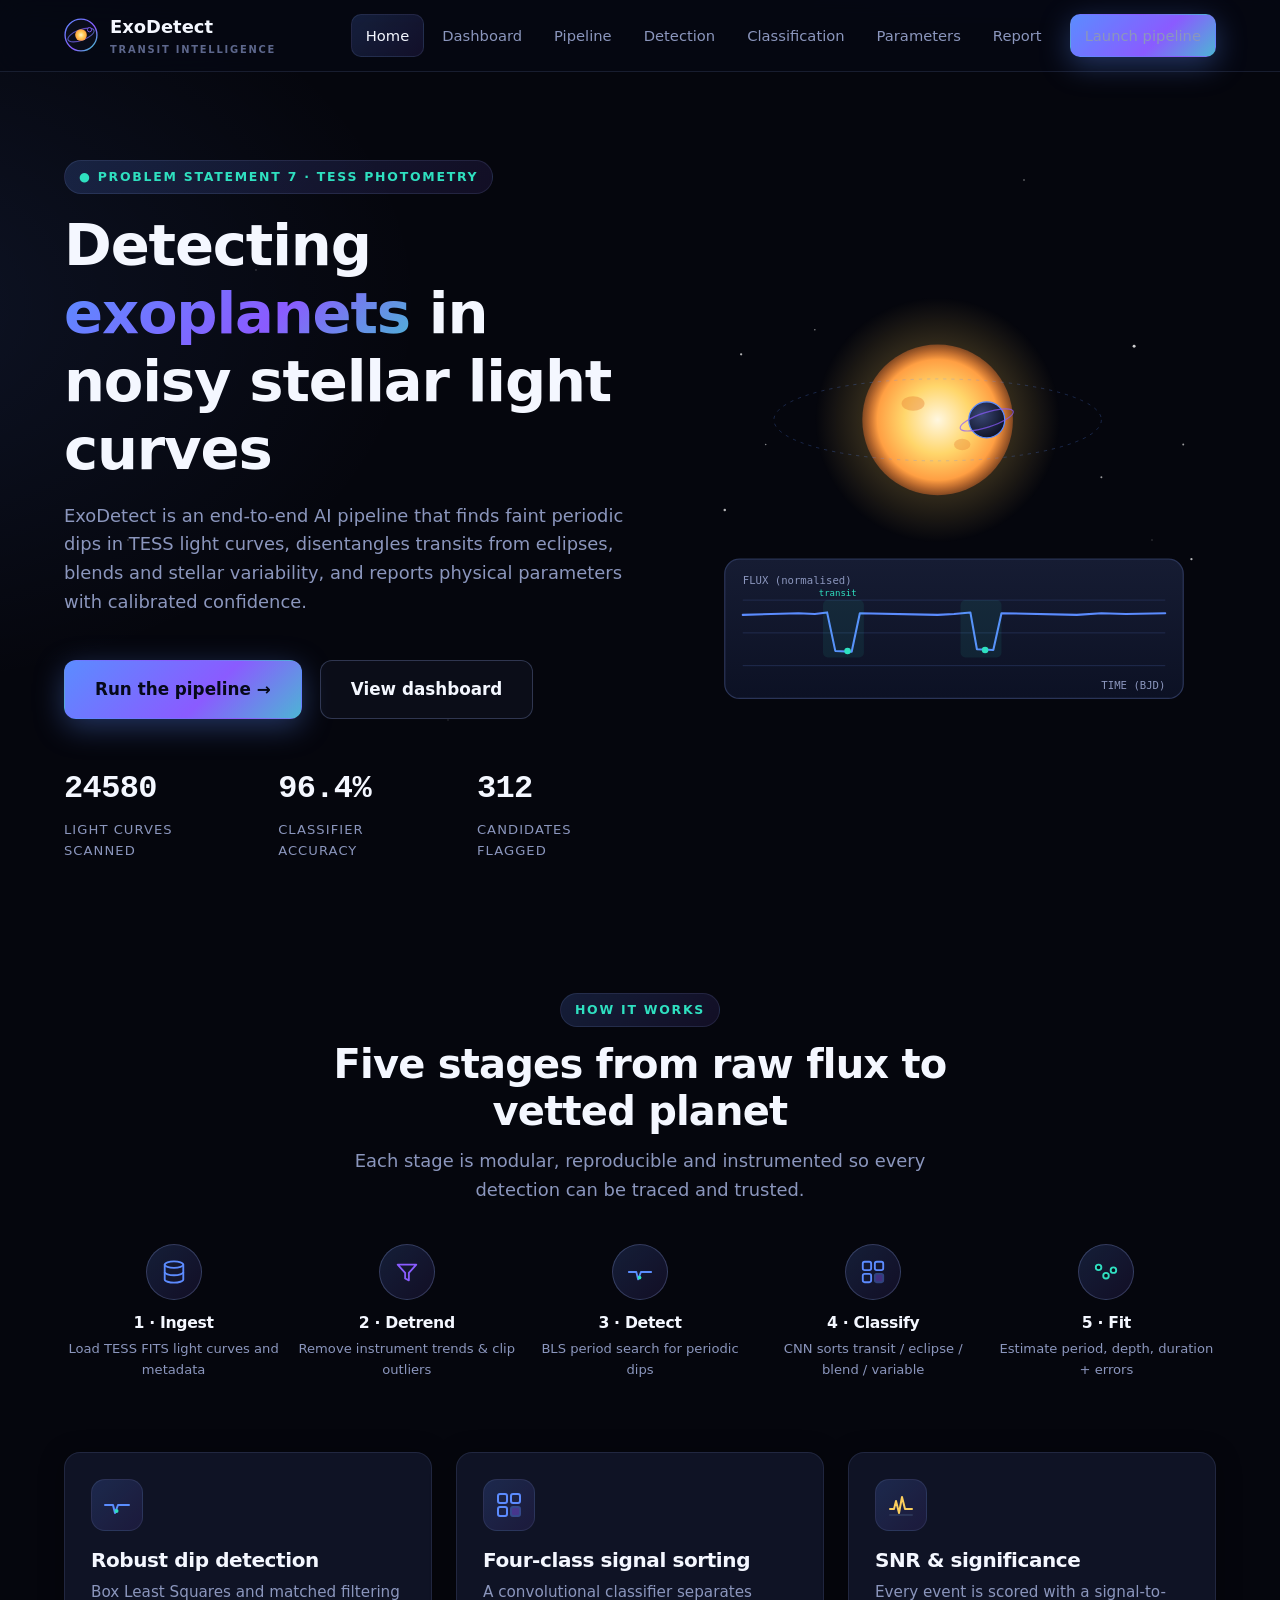
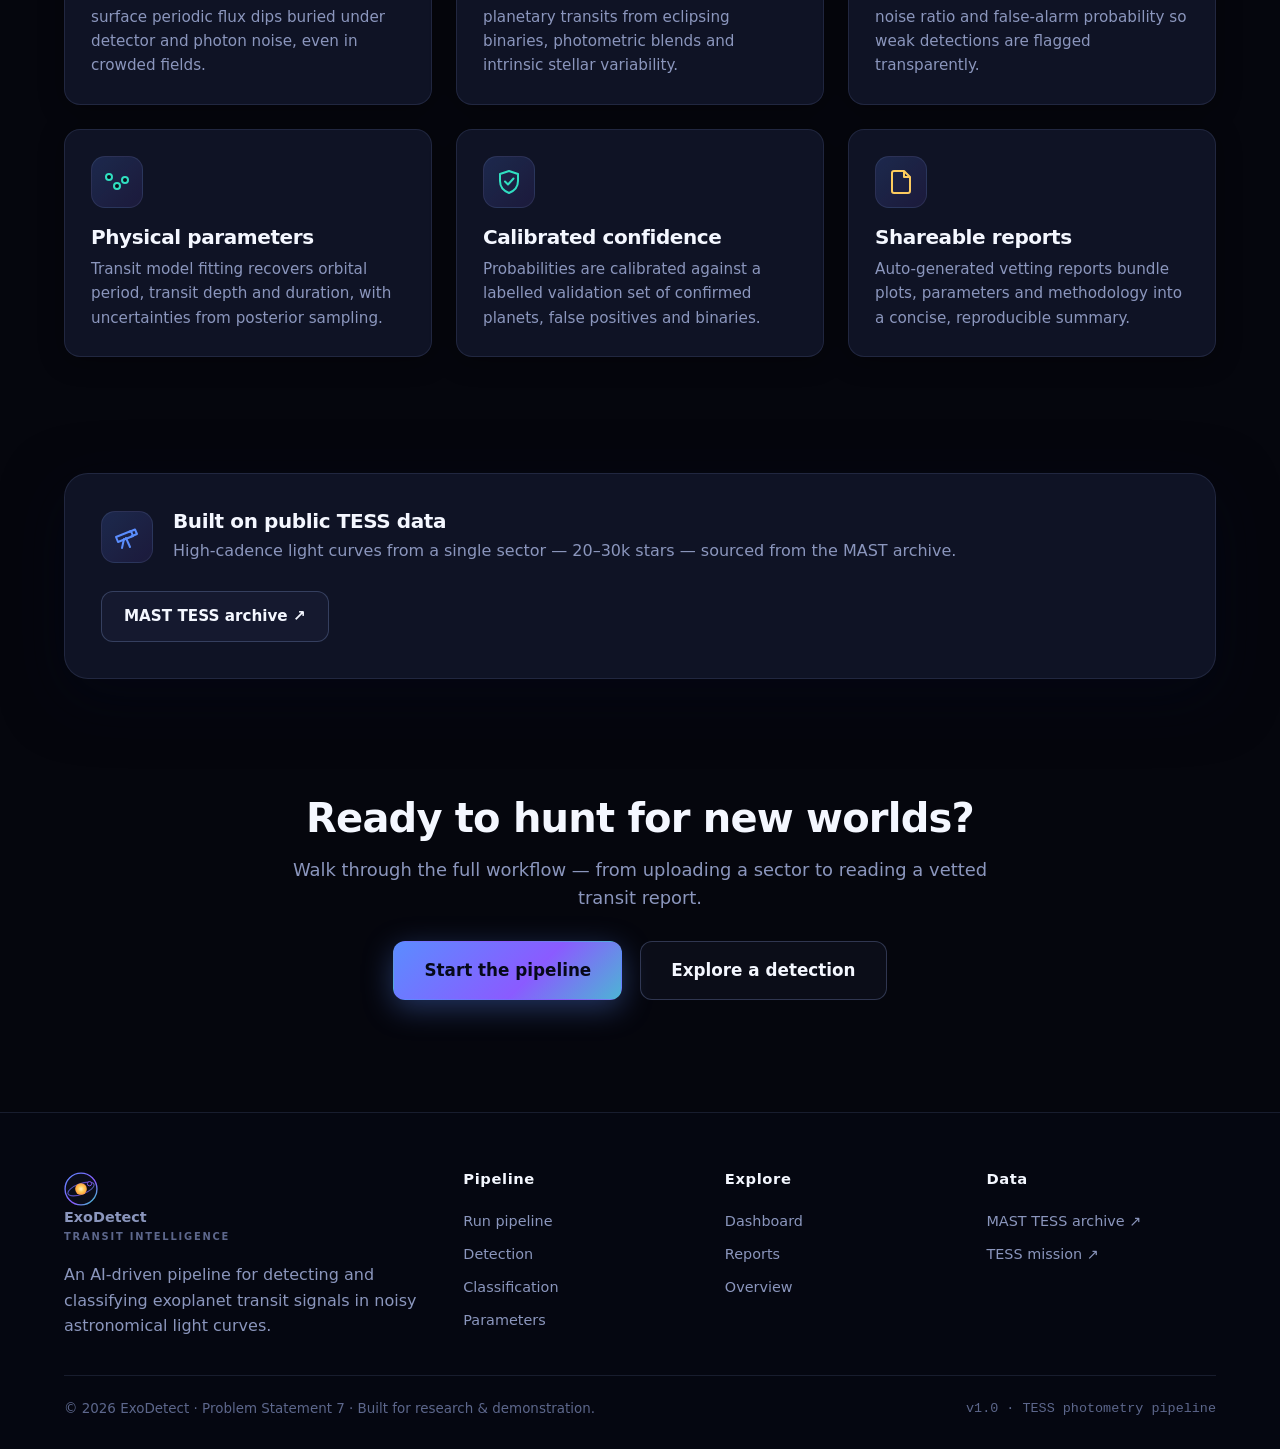
<file: index.html>
<!DOCTYPE html>
<html lang="en">
<head>
  <meta charset="UTF-8">
  <meta name="viewport" content="width=device-width, initial-scale=1.0">
  <title>ExoDetect — AI Exoplanet Transit Detection</title>
  <meta name="description" content="AI-driven pipeline that detects and classifies exoplanet transit signals from noisy astronomical light curves.">
  <link rel="icon" type="image/svg+xml" href="assets/img/favicon.svg">
  <link rel="stylesheet" href="assets/css/styles.css">
</head>
<body>
  <div class="starfield"></div>

  <!-- NAV -->
  <header class="nav">
    <div class="container nav-inner">
      <a class="brand" href="index.html">
        <img src="assets/img/logo.svg" alt="ExoDetect logo">
        <span>ExoDetect<small>Transit Intelligence</small></span>
      </a>
      <nav class="nav-links" id="navLinks">
        <a href="index.html">Home</a>
        <a href="dashboard.html">Dashboard</a>
        <a href="pipeline.html">Pipeline</a>
        <a href="detection.html">Detection</a>
        <a href="classification.html">Classification</a>
        <a href="parameters.html">Parameters</a>
        <a href="report.html">Report</a>
        <a class="btn btn-primary btn-sm nav-cta" href="pipeline.html">Launch pipeline</a>
      </nav>
      <button class="nav-toggle" aria-label="Toggle navigation">☰</button>
    </div>
  </header>

  <!-- HERO -->
  <section class="hero">
    <div class="container hero-grid">
      <div class="reveal">
        <span class="eyebrow">● Problem Statement 7 · TESS Photometry</span>
        <h1>Detecting <span class="gradient-text">exoplanets</span> in noisy stellar light curves</h1>
        <p class="lead">ExoDetect is an end-to-end AI pipeline that finds faint periodic dips in TESS light curves, disentangles transits from eclipses, blends and stellar variability, and reports physical parameters with calibrated confidence.</p>
        <div class="flex gap mt-lg">
          <a class="btn btn-primary btn-lg" href="pipeline.html">Run the pipeline →</a>
          <a class="btn btn-ghost btn-lg" href="dashboard.html">View dashboard</a>
        </div>
        <div class="flex gap-lg mt-lg">
          <div class="stat"><span class="num" data-count="24580">0</span><span class="label">Light curves scanned</span></div>
          <div class="stat"><span class="num" data-count="96.4" data-decimals="1" data-suffix="%">0</span><span class="label">Classifier accuracy</span></div>
          <div class="stat"><span class="num" data-count="312">0</span><span class="label">Candidates flagged</span></div>
        </div>
      </div>
      <div class="hero-visual reveal">
        <img src="assets/img/hero.svg" alt="Planet transiting a host star with corresponding light curve dip">
      </div>
    </div>
  </section>

  <!-- PIPELINE STEPS -->
  <section class="section">
    <div class="container">
      <div class="sec-head center reveal">
        <span class="eyebrow">How it works</span>
        <h2>Five stages from raw flux to vetted planet</h2>
        <p class="lead" style="margin:0 auto;">Each stage is modular, reproducible and instrumented so every detection can be traced and trusted.</p>
      </div>
      <div class="steps reveal">
        <div class="step">
          <div class="circle"><img src="assets/img/icon-data.svg" alt=""></div>
          <h4>1 · Ingest</h4>
          <p>Load TESS FITS light curves and metadata</p>
        </div>
        <div class="step">
          <div class="circle"><img src="assets/img/icon-filter.svg" alt=""></div>
          <h4>2 · Detrend</h4>
          <p>Remove instrument trends &amp; clip outliers</p>
        </div>
        <div class="step">
          <div class="circle"><img src="assets/img/icon-detect.svg" alt=""></div>
          <h4>3 · Detect</h4>
          <p>BLS period search for periodic dips</p>
        </div>
        <div class="step">
          <div class="circle"><img src="assets/img/icon-classify.svg" alt=""></div>
          <h4>4 · Classify</h4>
          <p>CNN sorts transit / eclipse / blend / variable</p>
        </div>
        <div class="step">
          <div class="circle"><img src="assets/img/icon-params.svg" alt=""></div>
          <h4>5 · Fit</h4>
          <p>Estimate period, depth, duration + errors</p>
        </div>
      </div>
    </div>
  </section>

  <!-- FEATURES -->
  <section class="section" style="padding-top:0;">
    <div class="container">
      <div class="grid grid-3 reveal">
        <article class="card">
          <div class="card-icon"><img src="assets/img/icon-detect.svg" alt=""></div>
          <h3>Robust dip detection</h3>
          <p>Box Least Squares and matched filtering surface periodic flux dips buried under detector and photon noise, even in crowded fields.</p>
        </article>
        <article class="card">
          <div class="card-icon"><img src="assets/img/icon-classify.svg" alt=""></div>
          <h3>Four-class signal sorting</h3>
          <p>A convolutional classifier separates planetary transits from eclipsing binaries, photometric blends and intrinsic stellar variability.</p>
        </article>
        <article class="card">
          <div class="card-icon"><img src="assets/img/icon-snr.svg" alt=""></div>
          <h3>SNR &amp; significance</h3>
          <p>Every event is scored with a signal-to-noise ratio and false-alarm probability so weak detections are flagged transparently.</p>
        </article>
        <article class="card">
          <div class="card-icon"><img src="assets/img/icon-params.svg" alt=""></div>
          <h3>Physical parameters</h3>
          <p>Transit model fitting recovers orbital period, transit depth and duration, with uncertainties from posterior sampling.</p>
        </article>
        <article class="card">
          <div class="card-icon"><img src="assets/img/icon-shield.svg" alt=""></div>
          <h3>Calibrated confidence</h3>
          <p>Probabilities are calibrated against a labelled validation set of confirmed planets, false positives and binaries.</p>
        </article>
        <article class="card">
          <div class="card-icon"><img src="assets/img/icon-report.svg" alt=""></div>
          <h3>Shareable reports</h3>
          <p>Auto-generated vetting reports bundle plots, parameters and methodology into a concise, reproducible summary.</p>
        </article>
      </div>
    </div>
  </section>

  <!-- DATA SOURCE BANNER -->
  <section class="section-sm">
    <div class="container">
      <div class="glass reveal" style="padding:36px; display:flex; align-items:center; justify-content:space-between; gap:28px; flex-wrap:wrap;">
        <div style="display:flex; align-items:center; gap:20px;">
          <div class="card-icon" style="margin:0;"><img src="assets/img/icon-telescope.svg" alt=""></div>
          <div>
            <h3>Built on public TESS data</h3>
            <p class="muted" style="margin-top:4px;">High-cadence light curves from a single sector — 20–30k stars — sourced from the MAST archive.</p>
          </div>
        </div>
        <a class="btn btn-ghost" href="https://archive.stsci.edu/tess/tic_ctl.html" target="_blank" rel="noopener">MAST TESS archive ↗</a>
      </div>
    </div>
  </section>

  <!-- CTA -->
  <section class="section">
    <div class="container text-center reveal">
      <h2>Ready to hunt for new worlds?</h2>
      <p class="lead" style="margin:14px auto 28px;">Walk through the full workflow — from uploading a sector to reading a vetted transit report.</p>
      <div class="flex gap" style="justify-content:center;">
        <a class="btn btn-primary btn-lg" href="pipeline.html">Start the pipeline</a>
        <a class="btn btn-ghost btn-lg" href="detection.html">Explore a detection</a>
      </div>
    </div>
  </section>

  <!-- FOOTER -->
  <footer class="footer">
    <div class="container">
      <div class="footer-grid">
        <div>
          <a class="brand" href="index.html"><img src="assets/img/logo.svg" alt=""><span>ExoDetect<small>Transit Intelligence</small></span></a>
          <p class="muted mt-sm" style="max-width:38ch;">An AI-driven pipeline for detecting and classifying exoplanet transit signals in noisy astronomical light curves.</p>
        </div>
        <div>
          <h5>Pipeline</h5>
          <a href="pipeline.html">Run pipeline</a>
          <a href="detection.html">Detection</a>
          <a href="classification.html">Classification</a>
          <a href="parameters.html">Parameters</a>
        </div>
        <div>
          <h5>Explore</h5>
          <a href="dashboard.html">Dashboard</a>
          <a href="report.html">Reports</a>
          <a href="index.html">Overview</a>
        </div>
        <div>
          <h5>Data</h5>
          <a href="https://archive.stsci.edu/tess/tic_ctl.html" target="_blank" rel="noopener">MAST TESS archive ↗</a>
          <a href="https://tess.mit.edu/" target="_blank" rel="noopener">TESS mission ↗</a>
        </div>
      </div>
      <div class="footer-bottom">
        <span>© <span data-year>2026</span> ExoDetect · Problem Statement 7 · Built for research &amp; demonstration.</span>
        <span class="mono">v1.0 · TESS photometry pipeline</span>
      </div>
    </div>
  </footer>

  <script src="assets/js/main.js"></script>
</body>
</html>
</file>
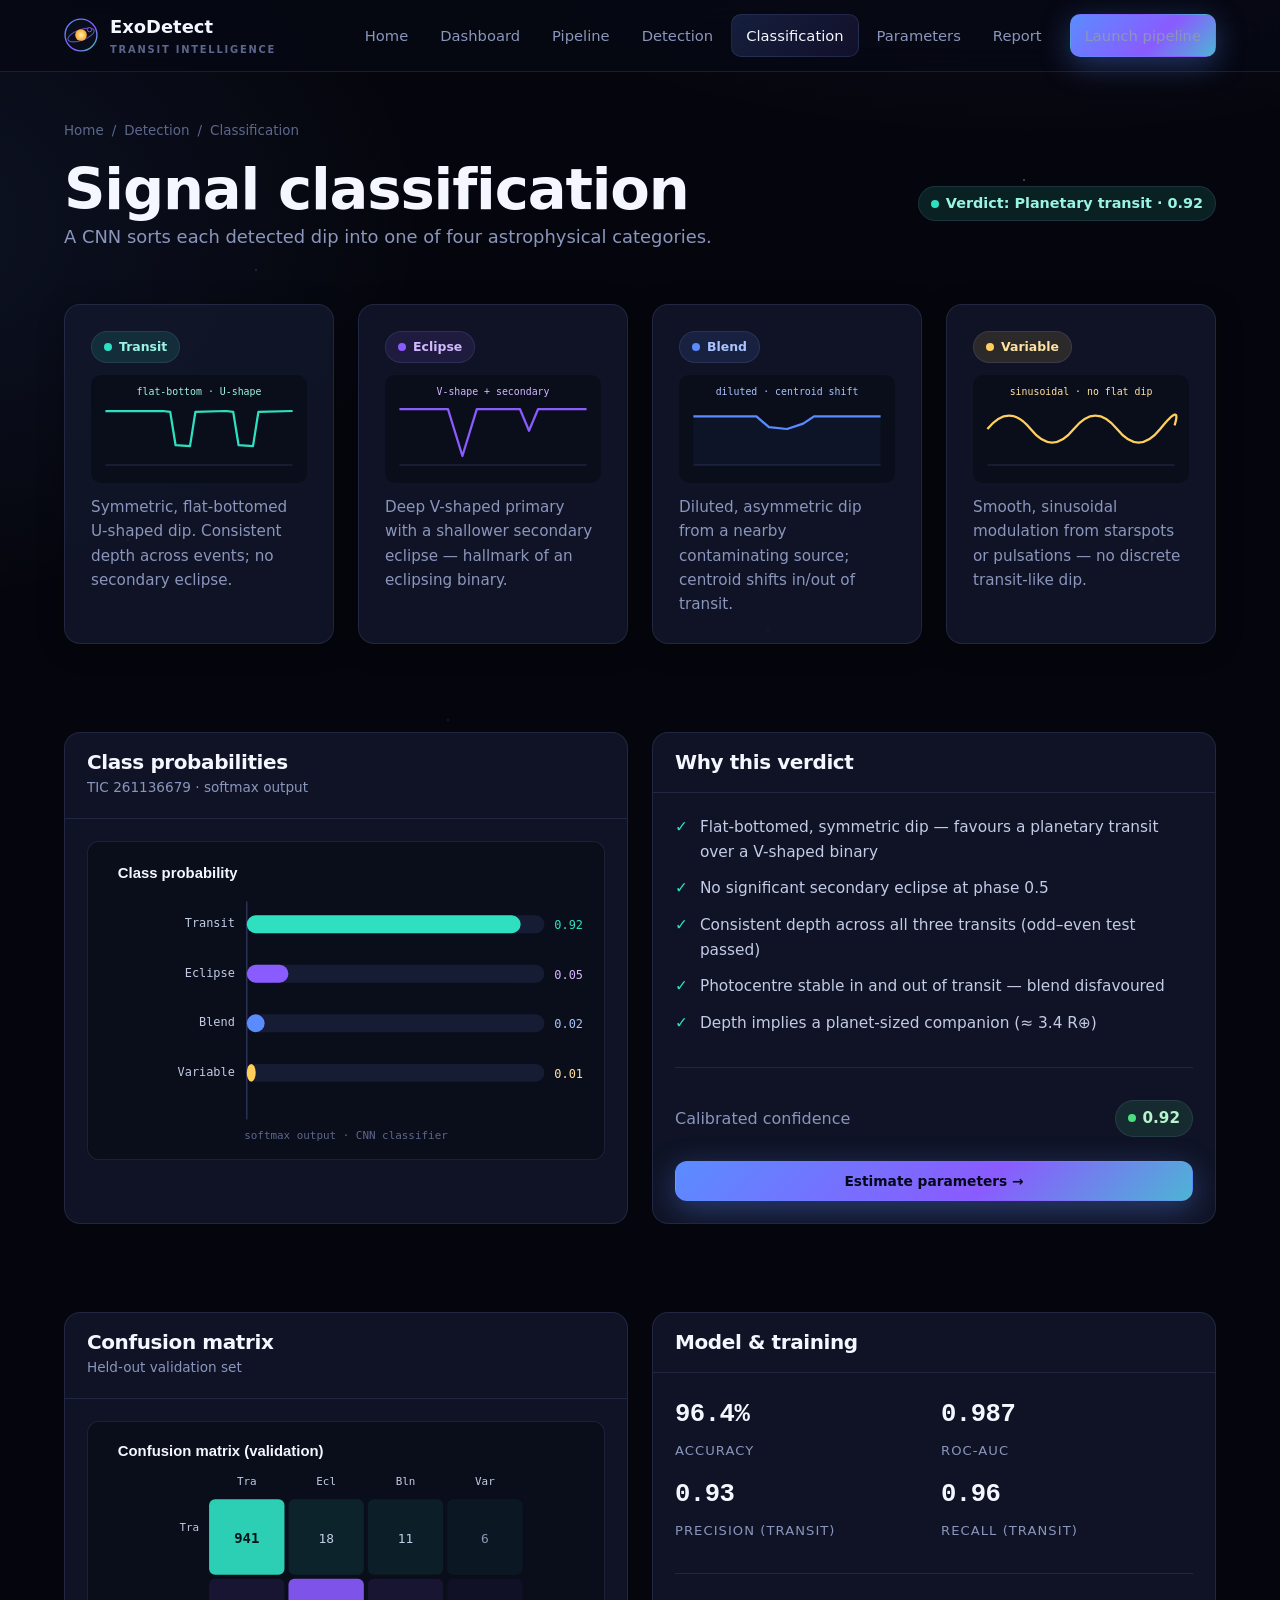
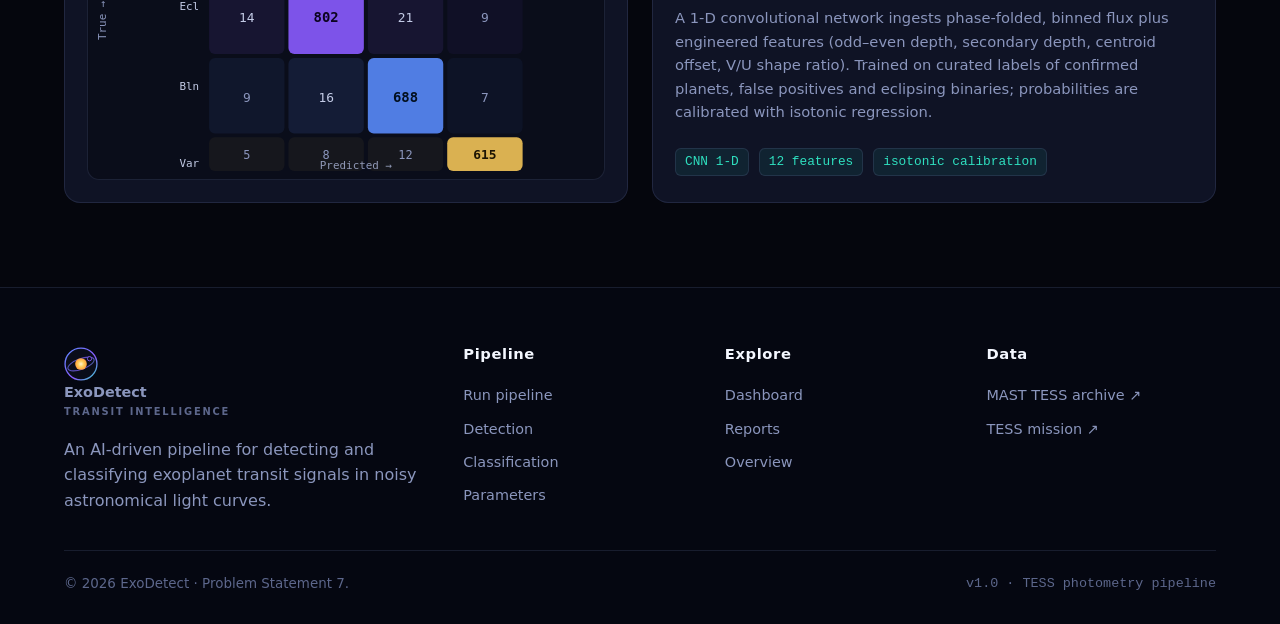
<file: classification.html>
<!DOCTYPE html>
<html lang="en">
<head>
  <meta charset="UTF-8">
  <meta name="viewport" content="width=device-width, initial-scale=1.0">
  <title>Classification — ExoDetect</title>
  <meta name="description" content="Classify detected dips into transits, eclipses, blends and stellar variability with calibrated confidence.">
  <link rel="icon" type="image/svg+xml" href="assets/img/favicon.svg">
  <link rel="stylesheet" href="assets/css/styles.css">
</head>
<body>
  <div class="starfield"></div>

  <header class="nav">
    <div class="container nav-inner">
      <a class="brand" href="index.html"><img src="assets/img/logo.svg" alt="ExoDetect logo"><span>ExoDetect<small>Transit Intelligence</small></span></a>
      <nav class="nav-links" id="navLinks">
        <a href="index.html">Home</a>
        <a href="dashboard.html">Dashboard</a>
        <a href="pipeline.html">Pipeline</a>
        <a href="detection.html">Detection</a>
        <a href="classification.html">Classification</a>
        <a href="parameters.html">Parameters</a>
        <a href="report.html">Report</a>
        <a class="btn btn-primary btn-sm nav-cta" href="pipeline.html">Launch pipeline</a>
      </nav>
      <button class="nav-toggle" aria-label="Toggle navigation">☰</button>
    </div>
  </header>

  <section class="page-head">
    <div class="container">
      <div class="breadcrumbs"><a href="index.html">Home</a> <span>/</span> <a href="detection.html">Detection</a> <span>/</span> <span>Classification</span></div>
      <div class="flex justify-between items-center" style="flex-wrap:wrap; gap:16px;">
        <div>
          <h1>Signal classification</h1>
          <p class="lead">A CNN sorts each detected dip into one of four astrophysical categories.</p>
        </div>
        <span class="badge badge-teal" style="font-size:.9rem;"><span class="dot"></span>Verdict: Planetary transit · 0.92</span>
      </div>
    </div>
  </section>

  <!-- Four classes -->
  <section class="section-sm">
    <div class="container">
      <div class="grid grid-4 reveal">
        <article class="card">
          <span class="badge badge-teal"><span class="dot"></span>Transit</span>
          <img src="assets/img/sig-transit.svg" alt="Transit signature" class="mt-sm" style="border-radius:10px;">
          <p class="mt-sm">Symmetric, flat-bottomed U-shaped dip. Consistent depth across events; no secondary eclipse.</p>
        </article>
        <article class="card">
          <span class="badge badge-violet"><span class="dot"></span>Eclipse</span>
          <img src="assets/img/sig-eclipse.svg" alt="Eclipsing binary signature" class="mt-sm" style="border-radius:10px;">
          <p class="mt-sm">Deep V-shaped primary with a shallower secondary eclipse — hallmark of an eclipsing binary.</p>
        </article>
        <article class="card">
          <span class="badge badge-blue"><span class="dot"></span>Blend</span>
          <img src="assets/img/sig-blend.svg" alt="Blend signature" class="mt-sm" style="border-radius:10px;">
          <p class="mt-sm">Diluted, asymmetric dip from a nearby contaminating source; centroid shifts in/out of transit.</p>
        </article>
        <article class="card">
          <span class="badge badge-gold"><span class="dot"></span>Variable</span>
          <img src="assets/img/sig-variable.svg" alt="Stellar variability signature" class="mt-sm" style="border-radius:10px;">
          <p class="mt-sm">Smooth, sinusoidal modulation from starspots or pulsations — no discrete transit-like dip.</p>
        </article>
      </div>
    </div>
  </section>

  <!-- Probability + reasoning -->
  <section class="section-sm">
    <div class="container grid" style="grid-template-columns: 1fr 1fr; gap:24px;">
      <div class="panel reveal">
        <div class="panel-head"><div><h3>Class probabilities</h3><span class="muted" style="font-size:.85rem;">TIC 261136679 · softmax output</span></div></div>
        <div class="panel-body"><img class="chart-frame" src="assets/img/chart-confidence.svg" alt="Classification probability bar chart"></div>
      </div>
      <div class="panel reveal">
        <div class="panel-head"><h3>Why this verdict</h3></div>
        <div class="panel-body">
          <ul class="list-check">
            <li>Flat-bottomed, symmetric dip — favours a planetary transit over a V-shaped binary</li>
            <li>No significant secondary eclipse at phase 0.5</li>
            <li>Consistent depth across all three transits (odd–even test passed)</li>
            <li>Photocentre stable in and out of transit — blend disfavoured</li>
            <li>Depth implies a planet-sized companion (≈ 3.4 R⊕)</li>
          </ul>
          <div class="divider"></div>
          <div class="flex justify-between items-center">
            <span class="muted">Calibrated confidence</span>
            <span class="badge badge-green" style="font-size:.95rem;"><span class="dot"></span>0.92</span>
          </div>
          <a class="btn btn-primary btn-sm mt" href="parameters.html" style="width:100%;">Estimate parameters →</a>
        </div>
      </div>
    </div>
  </section>

  <!-- Model performance -->
  <section class="section-sm">
    <div class="container grid" style="grid-template-columns: 1fr 1fr; gap:24px;">
      <div class="panel reveal">
        <div class="panel-head"><div><h3>Confusion matrix</h3><span class="muted" style="font-size:.85rem;">Held-out validation set</span></div></div>
        <div class="panel-body"><img class="chart-frame" src="assets/img/chart-confusion.svg" alt="Confusion matrix of the classifier"></div>
      </div>
      <div class="panel reveal">
        <div class="panel-head"><h3>Model &amp; training</h3></div>
        <div class="panel-body">
          <div class="grid grid-2" style="gap:14px;">
            <div class="stat"><span class="num" style="font-size:1.6rem;">96.4%</span><span class="label">Accuracy</span></div>
            <div class="stat"><span class="num" style="font-size:1.6rem;">0.987</span><span class="label">ROC-AUC</span></div>
            <div class="stat"><span class="num" style="font-size:1.6rem;">0.93</span><span class="label">Precision (transit)</span></div>
            <div class="stat"><span class="num" style="font-size:1.6rem;">0.96</span><span class="label">Recall (transit)</span></div>
          </div>
          <div class="divider"></div>
          <p class="muted" style="font-size:.92rem;">A 1-D convolutional network ingests phase-folded, binned flux plus engineered features (odd–even depth, secondary depth, centroid offset, V/U shape ratio). Trained on curated labels of confirmed planets, false positives and eclipsing binaries; probabilities are calibrated with isotonic regression.</p>
          <div class="kpi-row mt"><span class="tag">CNN 1-D</span><span class="tag">12 features</span><span class="tag">isotonic calibration</span></div>
        </div>
      </div>
    </div>
  </section>

  <footer class="footer">
    <div class="container">
      <div class="footer-grid">
        <div><a class="brand" href="index.html"><img src="assets/img/logo.svg" alt=""><span>ExoDetect<small>Transit Intelligence</small></span></a><p class="muted mt-sm" style="max-width:38ch;">An AI-driven pipeline for detecting and classifying exoplanet transit signals in noisy astronomical light curves.</p></div>
        <div><h5>Pipeline</h5><a href="pipeline.html">Run pipeline</a><a href="detection.html">Detection</a><a href="classification.html">Classification</a><a href="parameters.html">Parameters</a></div>
        <div><h5>Explore</h5><a href="dashboard.html">Dashboard</a><a href="report.html">Reports</a><a href="index.html">Overview</a></div>
        <div><h5>Data</h5><a href="https://archive.stsci.edu/tess/tic_ctl.html" target="_blank" rel="noopener">MAST TESS archive ↗</a><a href="https://tess.mit.edu/" target="_blank" rel="noopener">TESS mission ↗</a></div>
      </div>
      <div class="footer-bottom"><span>© <span data-year>2026</span> ExoDetect · Problem Statement 7.</span><span class="mono">v1.0 · TESS photometry pipeline</span></div>
    </div>
  </footer>

  <script src="assets/js/main.js"></script>
</body>
</html>
</file>
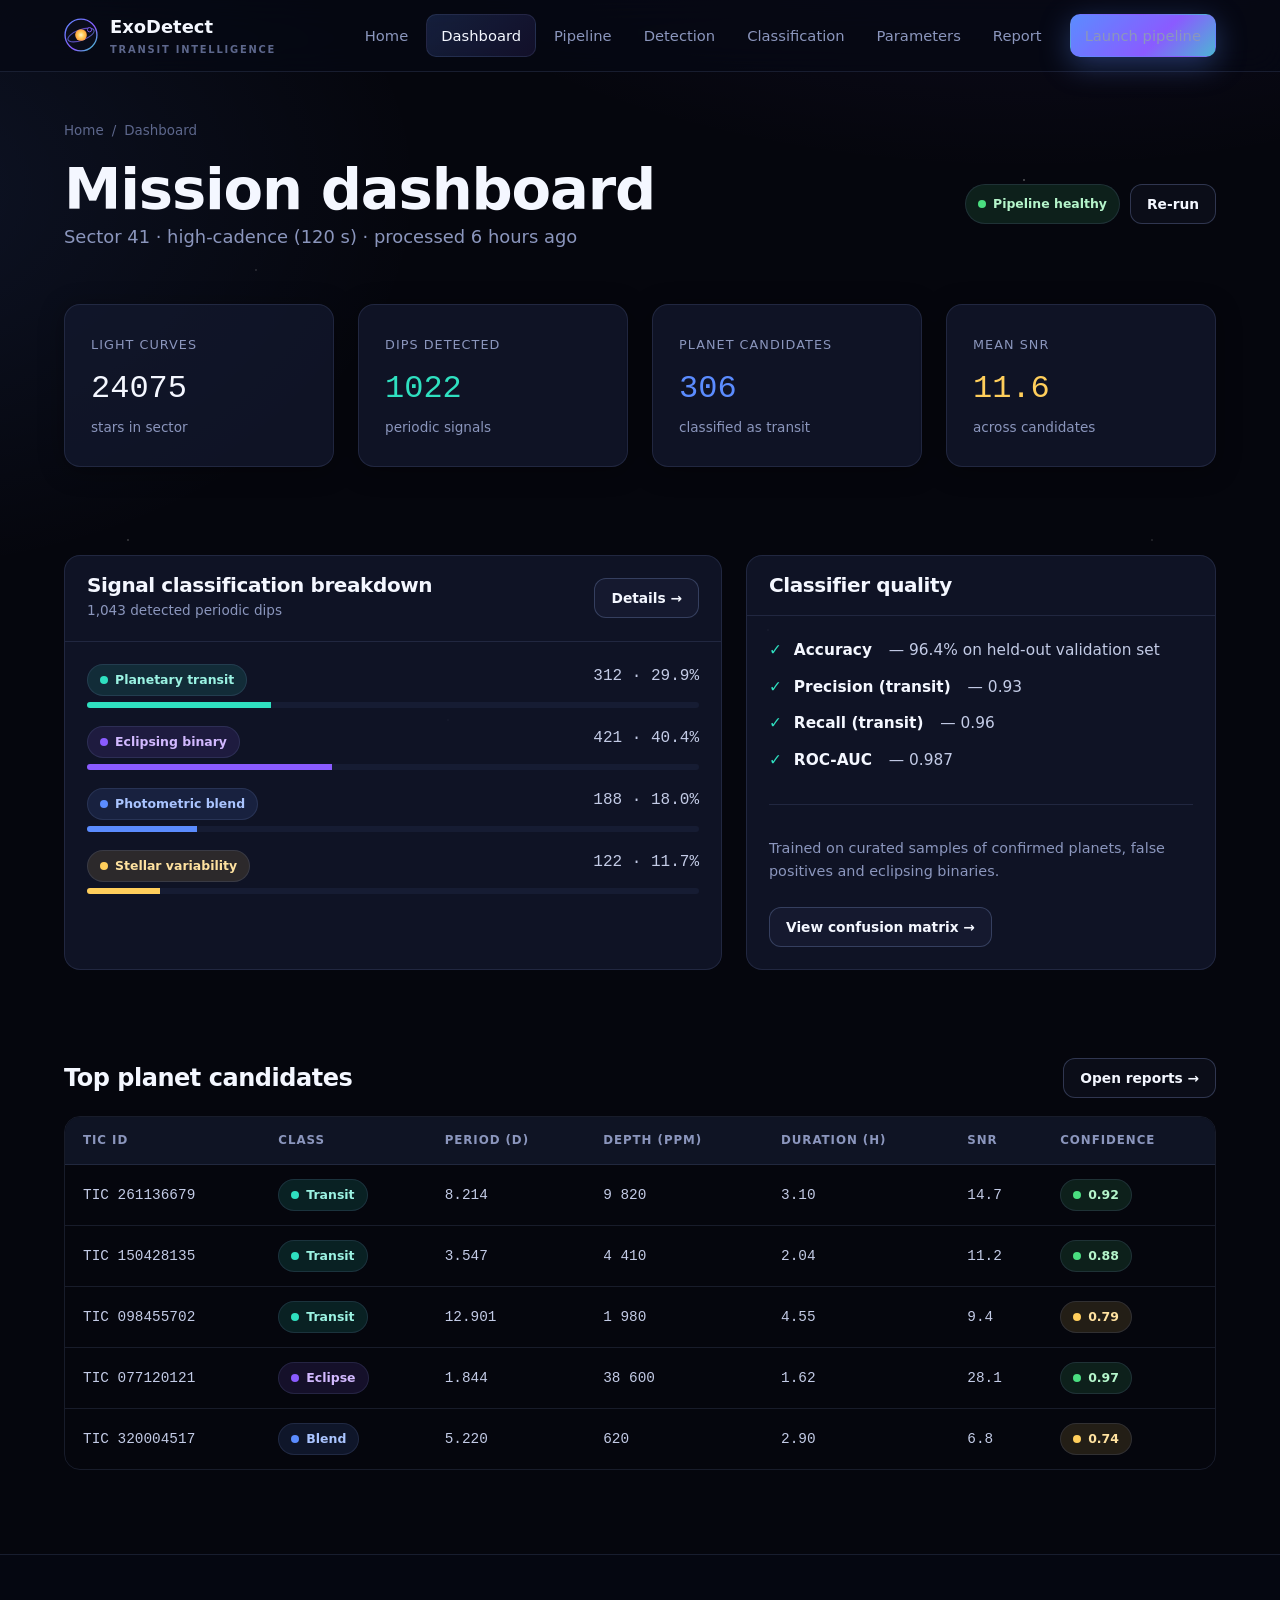
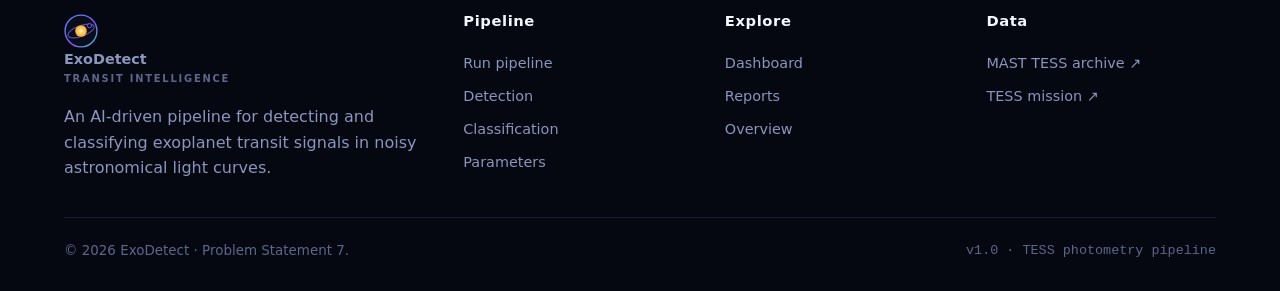
<file: dashboard.html>
<!DOCTYPE html>
<html lang="en">
<head>
  <meta charset="UTF-8">
  <meta name="viewport" content="width=device-width, initial-scale=1.0">
  <title>Dashboard — ExoDetect</title>
  <meta name="description" content="Mission overview dashboard: sector statistics, candidate counts and classification breakdown.">
  <link rel="icon" type="image/svg+xml" href="assets/img/favicon.svg">
  <link rel="stylesheet" href="assets/css/styles.css">
</head>
<body>
  <div class="starfield"></div>

  <header class="nav">
    <div class="container nav-inner">
      <a class="brand" href="index.html"><img src="assets/img/logo.svg" alt="ExoDetect logo"><span>ExoDetect<small>Transit Intelligence</small></span></a>
      <nav class="nav-links" id="navLinks">
        <a href="index.html">Home</a>
        <a href="dashboard.html">Dashboard</a>
        <a href="pipeline.html">Pipeline</a>
        <a href="detection.html">Detection</a>
        <a href="classification.html">Classification</a>
        <a href="parameters.html">Parameters</a>
        <a href="report.html">Report</a>
        <a class="btn btn-primary btn-sm nav-cta" href="pipeline.html">Launch pipeline</a>
      </nav>
      <button class="nav-toggle" aria-label="Toggle navigation">☰</button>
    </div>
  </header>

  <section class="page-head">
    <div class="container">
      <div class="breadcrumbs"><a href="index.html">Home</a> <span>/</span> <span>Dashboard</span></div>
      <div class="flex justify-between items-center" style="flex-wrap:wrap; gap:16px;">
        <div>
          <h1>Mission dashboard</h1>
          <p class="lead">Sector 41 · high-cadence (120 s) · processed 6 hours ago</p>
        </div>
        <div class="flex gap-sm">
          <span class="badge badge-green"><span class="dot"></span> Pipeline healthy</span>
          <a class="btn btn-ghost btn-sm" href="pipeline.html">Re-run</a>
        </div>
      </div>
    </div>
  </section>

  <!-- KPI cards -->
  <section class="section-sm">
    <div class="container">
      <div class="grid grid-4 reveal">
        <div class="card"><span class="label muted" style="font-size:.8rem; text-transform:uppercase; letter-spacing:.08em;">Light curves</span><div class="num mono" style="font-size:2rem; color:var(--text-0); margin-top:6px;" data-count="24580">0</div><span class="muted" style="font-size:.85rem;">stars in sector</span></div>
        <div class="card"><span class="label muted" style="font-size:.8rem; text-transform:uppercase; letter-spacing:.08em;">Dips detected</span><div class="num mono" style="font-size:2rem; color:var(--accent-3); margin-top:6px;" data-count="1043">0</div><span class="muted" style="font-size:.85rem;">periodic signals</span></div>
        <div class="card"><span class="label muted" style="font-size:.8rem; text-transform:uppercase; letter-spacing:.08em;">Planet candidates</span><div class="num mono" style="font-size:2rem; color:var(--accent); margin-top:6px;" data-count="312">0</div><span class="muted" style="font-size:.85rem;">classified as transit</span></div>
        <div class="card"><span class="label muted" style="font-size:.8rem; text-transform:uppercase; letter-spacing:.08em;">Mean SNR</span><div class="num mono" style="font-size:2rem; color:var(--gold); margin-top:6px;" data-count="11.8" data-decimals="1">0</div><span class="muted" style="font-size:.85rem;">across candidates</span></div>
      </div>
    </div>
  </section>

  <!-- Breakdown + chart -->
  <section class="section-sm">
    <div class="container grid" style="grid-template-columns: 1.4fr 1fr; gap:24px;">
      <div class="panel reveal">
        <div class="panel-head">
          <div><h3>Signal classification breakdown</h3><span class="muted" style="font-size:.85rem;">1,043 detected periodic dips</span></div>
          <a class="btn btn-ghost btn-sm" href="classification.html">Details →</a>
        </div>
        <div class="panel-body">
          <!-- transit -->
          <div style="margin-bottom:18px;">
            <div class="flex justify-between" style="margin-bottom:6px;"><span class="badge badge-teal"><span class="dot"></span> Planetary transit</span><span class="mono">312 · 29.9%</span></div>
            <div class="meter"><span style="width:30%; background:var(--accent-3);"></span></div>
          </div>
          <div style="margin-bottom:18px;">
            <div class="flex justify-between" style="margin-bottom:6px;"><span class="badge badge-violet"><span class="dot"></span> Eclipsing binary</span><span class="mono">421 · 40.4%</span></div>
            <div class="meter"><span style="width:40%; background:var(--accent-2);"></span></div>
          </div>
          <div style="margin-bottom:18px;">
            <div class="flex justify-between" style="margin-bottom:6px;"><span class="badge badge-blue"><span class="dot"></span> Photometric blend</span><span class="mono">188 · 18.0%</span></div>
            <div class="meter"><span style="width:18%; background:var(--accent);"></span></div>
          </div>
          <div>
            <div class="flex justify-between" style="margin-bottom:6px;"><span class="badge badge-gold"><span class="dot"></span> Stellar variability</span><span class="mono">122 · 11.7%</span></div>
            <div class="meter"><span style="width:12%; background:var(--gold);"></span></div>
          </div>
        </div>
      </div>

      <div class="panel reveal">
        <div class="panel-head"><h3>Classifier quality</h3></div>
        <div class="panel-body">
          <ul class="list-check">
            <li><strong style="color:var(--text-0)">Accuracy</strong> &nbsp;— 96.4% on held-out validation set</li>
            <li><strong style="color:var(--text-0)">Precision (transit)</strong> &nbsp;— 0.93</li>
            <li><strong style="color:var(--text-0)">Recall (transit)</strong> &nbsp;— 0.96</li>
            <li><strong style="color:var(--text-0)">ROC-AUC</strong> &nbsp;— 0.987</li>
          </ul>
          <div class="divider"></div>
          <p class="muted" style="font-size:.9rem;">Trained on curated samples of confirmed planets, false positives and eclipsing binaries.</p>
          <a class="btn btn-ghost btn-sm mt" href="classification.html">View confusion matrix →</a>
        </div>
      </div>
    </div>
  </section>

  <!-- Candidate table -->
  <section class="section-sm">
    <div class="container">
      <div class="flex justify-between items-center" style="margin-bottom:18px;">
        <h2 style="font-size:1.5rem;">Top planet candidates</h2>
        <a class="btn btn-ghost btn-sm" href="report.html">Open reports →</a>
      </div>
      <div class="table-wrap reveal">
        <table>
          <thead>
            <tr><th>TIC ID</th><th>Class</th><th>Period (d)</th><th>Depth (ppm)</th><th>Duration (h)</th><th>SNR</th><th>Confidence</th></tr>
          </thead>
          <tbody>
            <tr onclick="location.href='detection.html'"><td class="mono">TIC 261136679</td><td><span class="badge badge-teal"><span class="dot"></span>Transit</span></td><td class="mono">8.214</td><td class="mono">9 820</td><td class="mono">3.10</td><td class="mono">14.7</td><td><span class="badge badge-green"><span class="dot"></span>0.92</span></td></tr>
            <tr onclick="location.href='detection.html'"><td class="mono">TIC 150428135</td><td><span class="badge badge-teal"><span class="dot"></span>Transit</span></td><td class="mono">3.547</td><td class="mono">4 410</td><td class="mono">2.04</td><td class="mono">11.2</td><td><span class="badge badge-green"><span class="dot"></span>0.88</span></td></tr>
            <tr onclick="location.href='detection.html'"><td class="mono">TIC 098455702</td><td><span class="badge badge-teal"><span class="dot"></span>Transit</span></td><td class="mono">12.901</td><td class="mono">1 980</td><td class="mono">4.55</td><td class="mono">9.4</td><td><span class="badge badge-gold"><span class="dot"></span>0.79</span></td></tr>
            <tr onclick="location.href='classification.html'"><td class="mono">TIC 077120121</td><td><span class="badge badge-violet"><span class="dot"></span>Eclipse</span></td><td class="mono">1.844</td><td class="mono">38 600</td><td class="mono">1.62</td><td class="mono">28.1</td><td><span class="badge badge-green"><span class="dot"></span>0.97</span></td></tr>
            <tr onclick="location.href='classification.html'"><td class="mono">TIC 320004517</td><td><span class="badge badge-blue"><span class="dot"></span>Blend</span></td><td class="mono">5.220</td><td class="mono">620</td><td class="mono">2.90</td><td class="mono">6.8</td><td><span class="badge badge-gold"><span class="dot"></span>0.74</span></td></tr>
          </tbody>
        </table>
      </div>
    </div>
  </section>

  <footer class="footer">
    <div class="container">
      <div class="footer-grid">
        <div>
          <a class="brand" href="index.html"><img src="assets/img/logo.svg" alt=""><span>ExoDetect<small>Transit Intelligence</small></span></a>
          <p class="muted mt-sm" style="max-width:38ch;">An AI-driven pipeline for detecting and classifying exoplanet transit signals in noisy astronomical light curves.</p>
        </div>
        <div><h5>Pipeline</h5><a href="pipeline.html">Run pipeline</a><a href="detection.html">Detection</a><a href="classification.html">Classification</a><a href="parameters.html">Parameters</a></div>
        <div><h5>Explore</h5><a href="dashboard.html">Dashboard</a><a href="report.html">Reports</a><a href="index.html">Overview</a></div>
        <div><h5>Data</h5><a href="https://archive.stsci.edu/tess/tic_ctl.html" target="_blank" rel="noopener">MAST TESS archive ↗</a><a href="https://tess.mit.edu/" target="_blank" rel="noopener">TESS mission ↗</a></div>
      </div>
      <div class="footer-bottom"><span>© <span data-year>2026</span> ExoDetect · Problem Statement 7.</span><span class="mono">v1.0 · TESS photometry pipeline</span></div>
    </div>
  </footer>

  <script src="assets/js/main.js"></script>
</body>
</html>
</file>
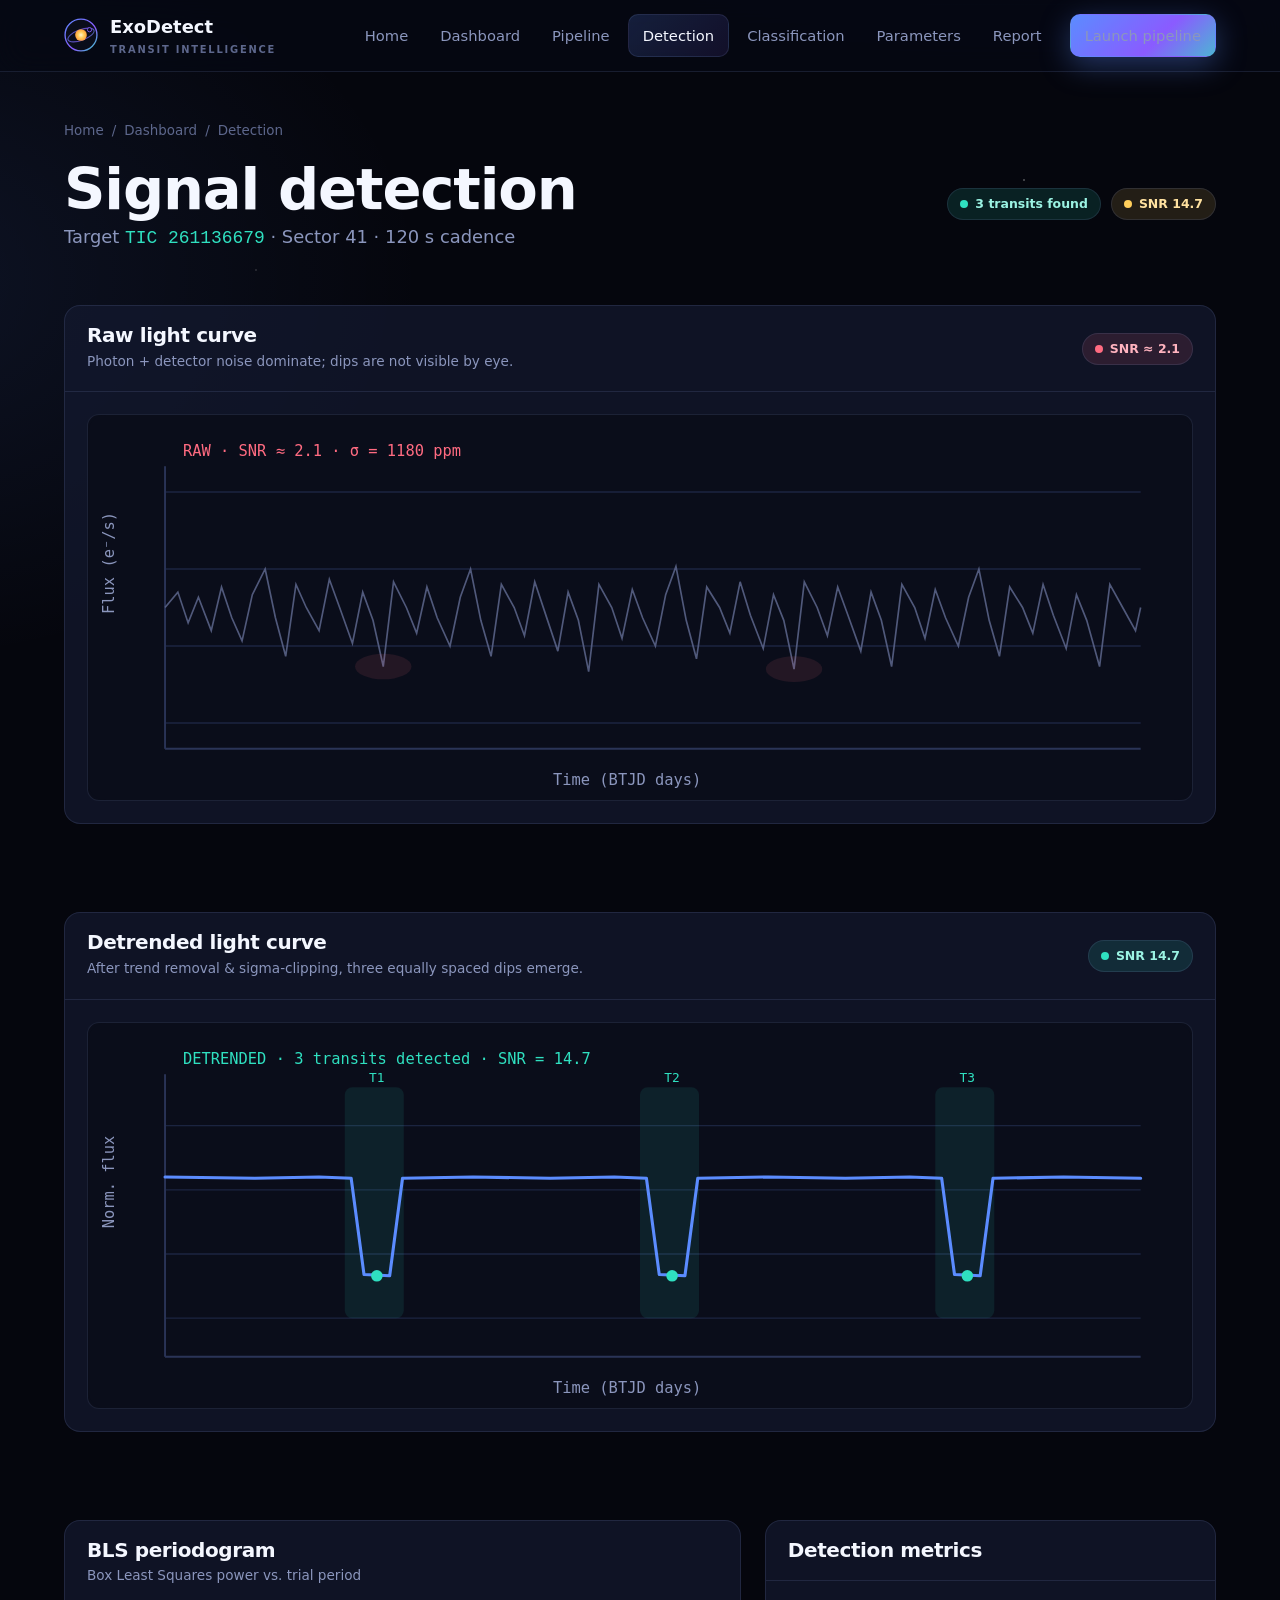
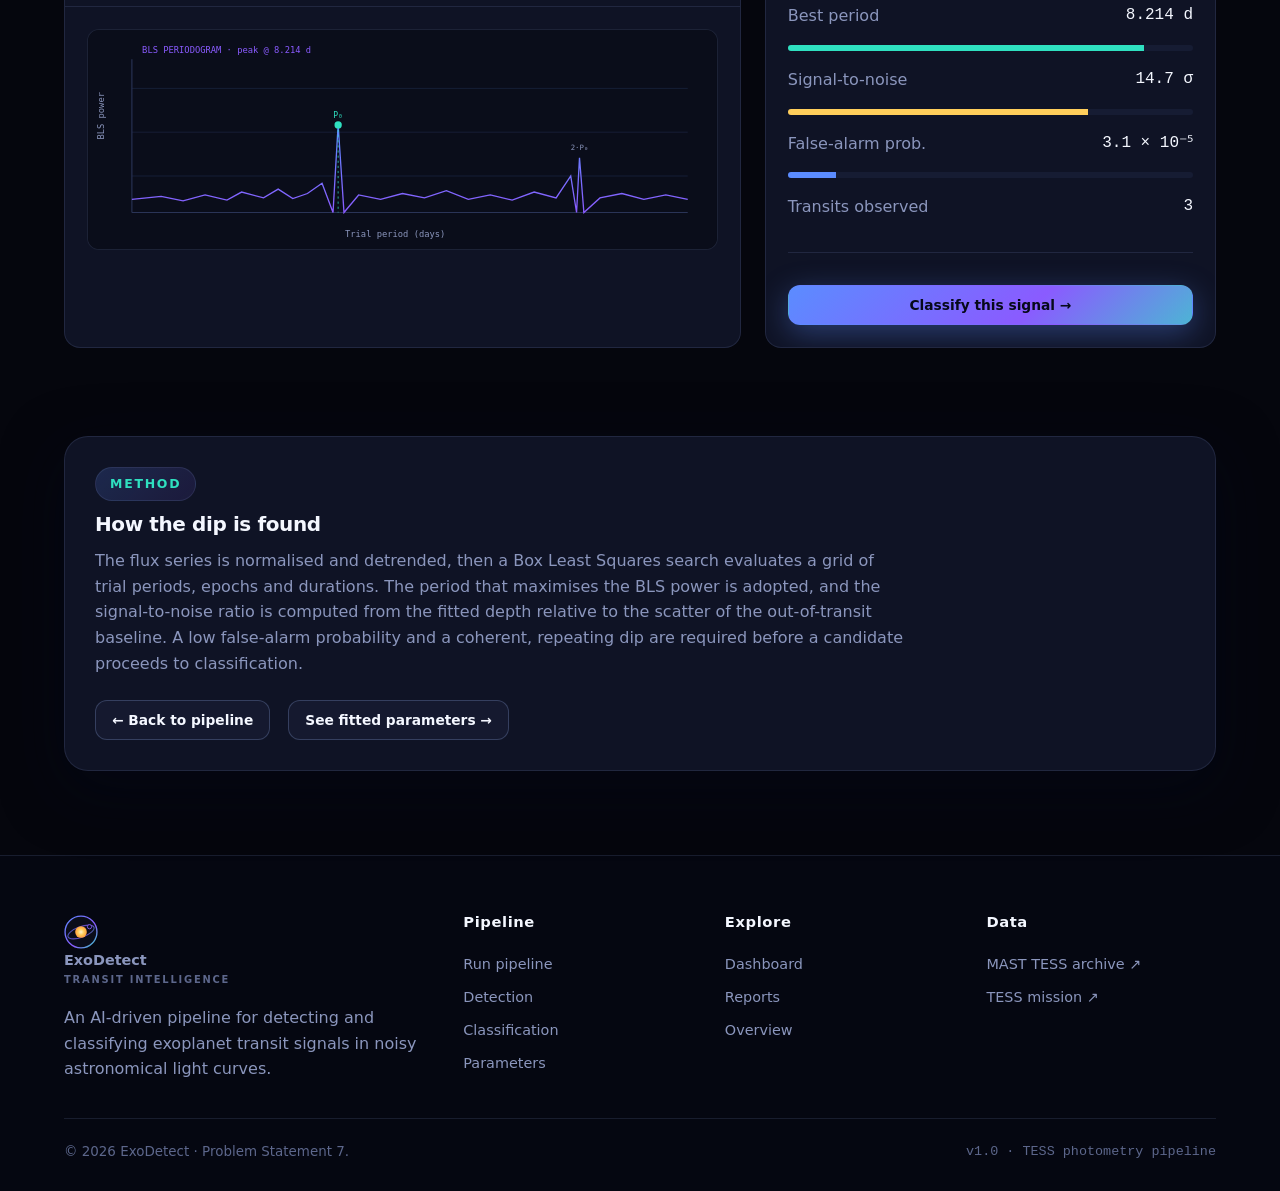
<file: detection.html>
<!DOCTYPE html>
<html lang="en">
<head>
  <meta charset="UTF-8">
  <meta name="viewport" content="width=device-width, initial-scale=1.0">
  <title>Detection — ExoDetect</title>
  <meta name="description" content="Visualize raw and detrended light curves, the BLS periodogram and detected periodic dips.">
  <link rel="icon" type="image/svg+xml" href="assets/img/favicon.svg">
  <link rel="stylesheet" href="assets/css/styles.css">
</head>
<body>
  <div class="starfield"></div>

  <header class="nav">
    <div class="container nav-inner">
      <a class="brand" href="index.html"><img src="assets/img/logo.svg" alt="ExoDetect logo"><span>ExoDetect<small>Transit Intelligence</small></span></a>
      <nav class="nav-links" id="navLinks">
        <a href="index.html">Home</a>
        <a href="dashboard.html">Dashboard</a>
        <a href="pipeline.html">Pipeline</a>
        <a href="detection.html">Detection</a>
        <a href="classification.html">Classification</a>
        <a href="parameters.html">Parameters</a>
        <a href="report.html">Report</a>
        <a class="btn btn-primary btn-sm nav-cta" href="pipeline.html">Launch pipeline</a>
      </nav>
      <button class="nav-toggle" aria-label="Toggle navigation">☰</button>
    </div>
  </header>

  <section class="page-head">
    <div class="container">
      <div class="breadcrumbs"><a href="index.html">Home</a> <span>/</span> <a href="dashboard.html">Dashboard</a> <span>/</span> <span>Detection</span></div>
      <div class="flex justify-between items-center" style="flex-wrap:wrap; gap:16px;">
        <div>
          <h1>Signal detection</h1>
          <p class="lead">Target <span class="mono" style="color:var(--accent-3)">TIC 261136679</span> · Sector 41 · 120 s cadence</p>
        </div>
        <div class="flex gap-sm">
          <span class="badge badge-teal"><span class="dot"></span>3 transits found</span>
          <span class="badge badge-gold"><span class="dot"></span>SNR 14.7</span>
        </div>
      </div>
    </div>
  </section>

  <!-- Raw -->
  <section class="section-sm">
    <div class="container">
      <div class="panel reveal">
        <div class="panel-head">
          <div><h3>Raw light curve</h3><span class="muted" style="font-size:.85rem;">Photon + detector noise dominate; dips are not visible by eye.</span></div>
          <span class="badge badge-red"><span class="dot"></span>SNR ≈ 2.1</span>
        </div>
        <div class="panel-body"><img class="chart-frame" src="assets/img/chart-raw.svg" alt="Raw noisy TESS light curve"></div>
      </div>
    </div>
  </section>

  <!-- Detrended -->
  <section class="section-sm">
    <div class="container">
      <div class="panel reveal">
        <div class="panel-head">
          <div><h3>Detrended light curve</h3><span class="muted" style="font-size:.85rem;">After trend removal &amp; sigma-clipping, three equally spaced dips emerge.</span></div>
          <span class="badge badge-teal"><span class="dot"></span>SNR 14.7</span>
        </div>
        <div class="panel-body"><img class="chart-frame" src="assets/img/chart-detrended.svg" alt="Detrended light curve with three detected transits"></div>
      </div>
    </div>
  </section>

  <!-- Periodogram + metrics -->
  <section class="section-sm">
    <div class="container grid" style="grid-template-columns: 1.5fr 1fr; gap:24px;">
      <div class="panel reveal">
        <div class="panel-head"><div><h3>BLS periodogram</h3><span class="muted" style="font-size:.85rem;">Box Least Squares power vs. trial period</span></div></div>
        <div class="panel-body"><img class="chart-frame" src="assets/img/chart-periodogram.svg" alt="BLS periodogram with a dominant peak"></div>
      </div>
      <div class="panel reveal">
        <div class="panel-head"><h3>Detection metrics</h3></div>
        <div class="panel-body">
          <div class="grid" style="gap:16px;">
            <div class="flex justify-between"><span class="muted">Best period</span><span class="mono" style="color:var(--text-0)">8.214 d</span></div>
            <div class="meter"><span style="width:88%; background:var(--accent-3);"></span></div>
            <div class="flex justify-between"><span class="muted">Signal-to-noise</span><span class="mono" style="color:var(--text-0)">14.7 σ</span></div>
            <div class="meter"><span style="width:74%; background:var(--gold);"></span></div>
            <div class="flex justify-between"><span class="muted">False-alarm prob.</span><span class="mono" style="color:var(--text-0)">3.1 × 10⁻⁵</span></div>
            <div class="meter"><span style="width:12%; background:var(--accent);"></span></div>
            <div class="flex justify-between"><span class="muted">Transits observed</span><span class="mono" style="color:var(--text-0)">3</span></div>
          </div>
          <div class="divider"></div>
          <a class="btn btn-primary btn-sm" href="classification.html" style="width:100%;">Classify this signal →</a>
        </div>
      </div>
    </div>
  </section>

  <!-- Method note -->
  <section class="section-sm">
    <div class="container">
      <div class="glass reveal" style="padding:30px;">
        <span class="eyebrow">Method</span>
        <h3 class="mt-sm">How the dip is found</h3>
        <p class="muted mt-sm" style="max-width:80ch;">The flux series is normalised and detrended, then a Box Least Squares search evaluates a grid of trial periods, epochs and durations. The period that maximises the BLS power is adopted, and the signal-to-noise ratio is computed from the fitted depth relative to the scatter of the out-of-transit baseline. A low false-alarm probability and a coherent, repeating dip are required before a candidate proceeds to classification.</p>
        <div class="flex gap mt">
          <a class="btn btn-ghost btn-sm" href="pipeline.html">← Back to pipeline</a>
          <a class="btn btn-ghost btn-sm" href="parameters.html">See fitted parameters →</a>
        </div>
      </div>
    </div>
  </section>

  <footer class="footer">
    <div class="container">
      <div class="footer-grid">
        <div><a class="brand" href="index.html"><img src="assets/img/logo.svg" alt=""><span>ExoDetect<small>Transit Intelligence</small></span></a><p class="muted mt-sm" style="max-width:38ch;">An AI-driven pipeline for detecting and classifying exoplanet transit signals in noisy astronomical light curves.</p></div>
        <div><h5>Pipeline</h5><a href="pipeline.html">Run pipeline</a><a href="detection.html">Detection</a><a href="classification.html">Classification</a><a href="parameters.html">Parameters</a></div>
        <div><h5>Explore</h5><a href="dashboard.html">Dashboard</a><a href="report.html">Reports</a><a href="index.html">Overview</a></div>
        <div><h5>Data</h5><a href="https://archive.stsci.edu/tess/tic_ctl.html" target="_blank" rel="noopener">MAST TESS archive ↗</a><a href="https://tess.mit.edu/" target="_blank" rel="noopener">TESS mission ↗</a></div>
      </div>
      <div class="footer-bottom"><span>© <span data-year>2026</span> ExoDetect · Problem Statement 7.</span><span class="mono">v1.0 · TESS photometry pipeline</span></div>
    </div>
  </footer>

  <script src="assets/js/main.js"></script>
</body>
</html>
</file>
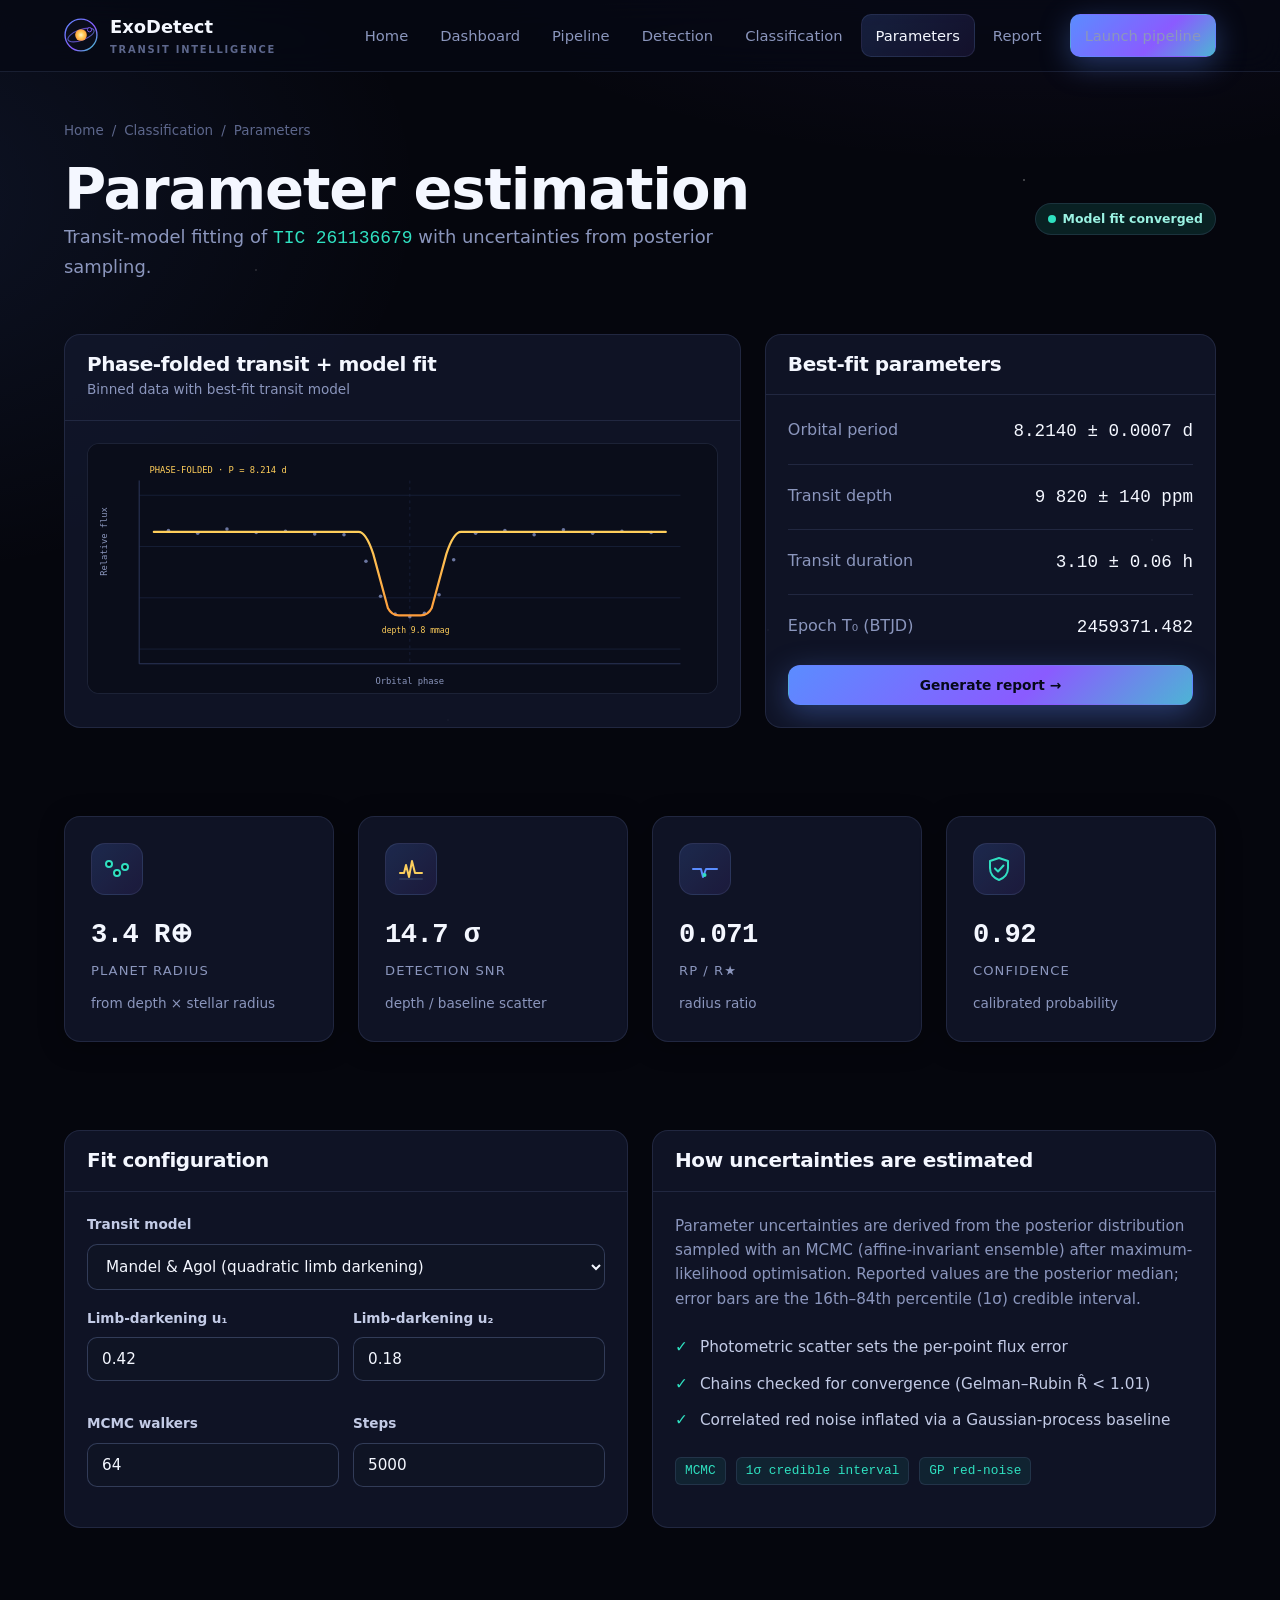
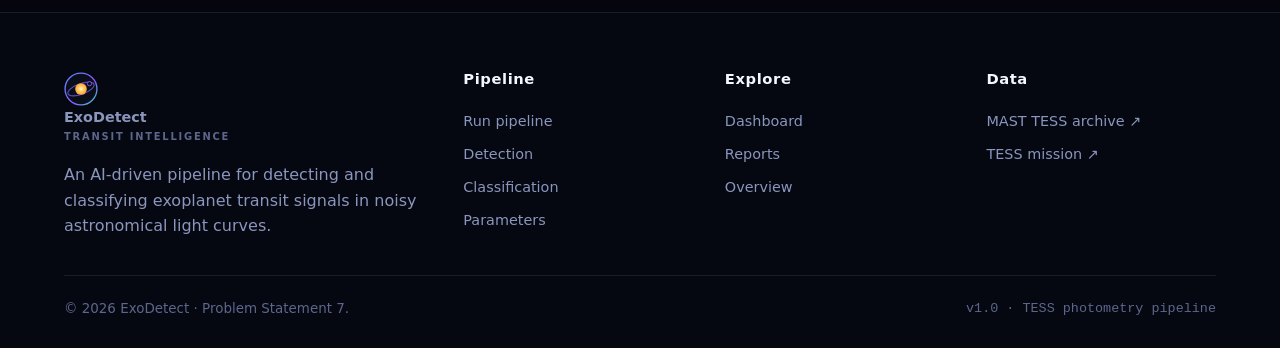
<file: parameters.html>
<!DOCTYPE html>
<html lang="en">
<head>
  <meta charset="UTF-8">
  <meta name="viewport" content="width=device-width, initial-scale=1.0">
  <title>Parameters — ExoDetect</title>
  <meta name="description" content="Transit model fitting: orbital period, transit depth and duration with uncertainties.">
  <link rel="icon" type="image/svg+xml" href="assets/img/favicon.svg">
  <link rel="stylesheet" href="assets/css/styles.css">
</head>
<body>
  <div class="starfield"></div>

  <header class="nav">
    <div class="container nav-inner">
      <a class="brand" href="index.html"><img src="assets/img/logo.svg" alt="ExoDetect logo"><span>ExoDetect<small>Transit Intelligence</small></span></a>
      <nav class="nav-links" id="navLinks">
        <a href="index.html">Home</a>
        <a href="dashboard.html">Dashboard</a>
        <a href="pipeline.html">Pipeline</a>
        <a href="detection.html">Detection</a>
        <a href="classification.html">Classification</a>
        <a href="parameters.html">Parameters</a>
        <a href="report.html">Report</a>
        <a class="btn btn-primary btn-sm nav-cta" href="pipeline.html">Launch pipeline</a>
      </nav>
      <button class="nav-toggle" aria-label="Toggle navigation">☰</button>
    </div>
  </header>

  <section class="page-head">
    <div class="container">
      <div class="breadcrumbs"><a href="index.html">Home</a> <span>/</span> <a href="classification.html">Classification</a> <span>/</span> <span>Parameters</span></div>
      <div class="flex justify-between items-center" style="flex-wrap:wrap; gap:16px;">
        <div>
          <h1>Parameter estimation</h1>
          <p class="lead">Transit-model fitting of <span class="mono" style="color:var(--accent-3)">TIC 261136679</span> with uncertainties from posterior sampling.</p>
        </div>
        <span class="badge badge-teal"><span class="dot"></span>Model fit converged</span>
      </div>
    </div>
  </section>

  <!-- Phase fold + key params -->
  <section class="section-sm">
    <div class="container grid" style="grid-template-columns: 1.5fr 1fr; gap:24px;">
      <div class="panel reveal">
        <div class="panel-head"><div><h3>Phase-folded transit + model fit</h3><span class="muted" style="font-size:.85rem;">Binned data with best-fit transit model</span></div></div>
        <div class="panel-body"><img class="chart-frame" src="assets/img/chart-phasefold.svg" alt="Phase-folded transit with model fit"></div>
      </div>
      <div class="panel reveal">
        <div class="panel-head"><h3>Best-fit parameters</h3></div>
        <div class="panel-body">
          <div class="grid" style="gap:18px;">
            <div>
              <div class="flex justify-between"><span class="muted">Orbital period</span><span class="mono" style="color:var(--text-0); font-size:1.1rem;">8.2140 ± 0.0007 d</span></div>
            </div>
            <div class="divider" style="margin:0;"></div>
            <div>
              <div class="flex justify-between"><span class="muted">Transit depth</span><span class="mono" style="color:var(--text-0); font-size:1.1rem;">9 820 ± 140 ppm</span></div>
            </div>
            <div class="divider" style="margin:0;"></div>
            <div>
              <div class="flex justify-between"><span class="muted">Transit duration</span><span class="mono" style="color:var(--text-0); font-size:1.1rem;">3.10 ± 0.06 h</span></div>
            </div>
            <div class="divider" style="margin:0;"></div>
            <div>
              <div class="flex justify-between"><span class="muted">Epoch T₀ (BTJD)</span><span class="mono" style="color:var(--text-0); font-size:1.1rem;">2459371.482</span></div>
            </div>
          </div>
          <a class="btn btn-primary btn-sm mt" href="report.html" style="width:100%;">Generate report →</a>
        </div>
      </div>
    </div>
  </section>

  <!-- Derived quantities -->
  <section class="section-sm">
    <div class="container">
      <div class="grid grid-4 reveal">
        <div class="card"><div class="card-icon"><img src="assets/img/icon-params.svg" alt=""></div><div class="stat"><span class="num" style="font-size:1.7rem;">3.4 R⊕</span><span class="label">Planet radius</span></div><p class="muted mt-sm" style="font-size:.85rem;">from depth × stellar radius</p></div>
        <div class="card"><div class="card-icon"><img src="assets/img/icon-snr.svg" alt=""></div><div class="stat"><span class="num" style="font-size:1.7rem;">14.7 σ</span><span class="label">Detection SNR</span></div><p class="muted mt-sm" style="font-size:.85rem;">depth / baseline scatter</p></div>
        <div class="card"><div class="card-icon"><img src="assets/img/icon-detect.svg" alt=""></div><div class="stat"><span class="num" style="font-size:1.7rem;">0.071</span><span class="label">Rp / R★</span></div><p class="muted mt-sm" style="font-size:.85rem;">radius ratio</p></div>
        <div class="card"><div class="card-icon"><img src="assets/img/icon-shield.svg" alt=""></div><div class="stat"><span class="num" style="font-size:1.7rem;">0.92</span><span class="label">Confidence</span></div><p class="muted mt-sm" style="font-size:.85rem;">calibrated probability</p></div>
      </div>
    </div>
  </section>

  <!-- Fit config + uncertainty -->
  <section class="section-sm">
    <div class="container grid" style="grid-template-columns: 1fr 1fr; gap:24px;">
      <div class="panel reveal">
        <div class="panel-head"><h3>Fit configuration</h3></div>
        <div class="panel-body">
          <div class="field"><label>Transit model</label><select class="input"><option>Mandel &amp; Agol (quadratic limb darkening)</option><option>Trapezoid (fast)</option></select></div>
          <div class="grid grid-2" style="gap:14px;">
            <div class="field"><label>Limb-darkening u₁</label><input class="input" value="0.42"></div>
            <div class="field"><label>Limb-darkening u₂</label><input class="input" value="0.18"></div>
            <div class="field"><label>MCMC walkers</label><input class="input" value="64"></div>
            <div class="field"><label>Steps</label><input class="input" value="5000"></div>
          </div>
        </div>
      </div>
      <div class="panel reveal">
        <div class="panel-head"><h3>How uncertainties are estimated</h3></div>
        <div class="panel-body">
          <p class="muted" style="font-size:.95rem;">Parameter uncertainties are derived from the posterior distribution sampled with an MCMC (affine-invariant ensemble) after maximum-likelihood optimisation. Reported values are the posterior median; error bars are the 16th–84th percentile (1σ) credible interval.</p>
          <ul class="list-check mt">
            <li>Photometric scatter sets the per-point flux error</li>
            <li>Chains checked for convergence (Gelman–Rubin R̂ &lt; 1.01)</li>
            <li>Correlated red noise inflated via a Gaussian-process baseline</li>
          </ul>
          <div class="kpi-row mt"><span class="tag">MCMC</span><span class="tag">1σ credible interval</span><span class="tag">GP red-noise</span></div>
        </div>
      </div>
    </div>
  </section>

  <footer class="footer">
    <div class="container">
      <div class="footer-grid">
        <div><a class="brand" href="index.html"><img src="assets/img/logo.svg" alt=""><span>ExoDetect<small>Transit Intelligence</small></span></a><p class="muted mt-sm" style="max-width:38ch;">An AI-driven pipeline for detecting and classifying exoplanet transit signals in noisy astronomical light curves.</p></div>
        <div><h5>Pipeline</h5><a href="pipeline.html">Run pipeline</a><a href="detection.html">Detection</a><a href="classification.html">Classification</a><a href="parameters.html">Parameters</a></div>
        <div><h5>Explore</h5><a href="dashboard.html">Dashboard</a><a href="report.html">Reports</a><a href="index.html">Overview</a></div>
        <div><h5>Data</h5><a href="https://archive.stsci.edu/tess/tic_ctl.html" target="_blank" rel="noopener">MAST TESS archive ↗</a><a href="https://tess.mit.edu/" target="_blank" rel="noopener">TESS mission ↗</a></div>
      </div>
      <div class="footer-bottom"><span>© <span data-year>2026</span> ExoDetect · Problem Statement 7.</span><span class="mono">v1.0 · TESS photometry pipeline</span></div>
    </div>
  </footer>

  <script src="assets/js/main.js"></script>
</body>
</html>
</file>
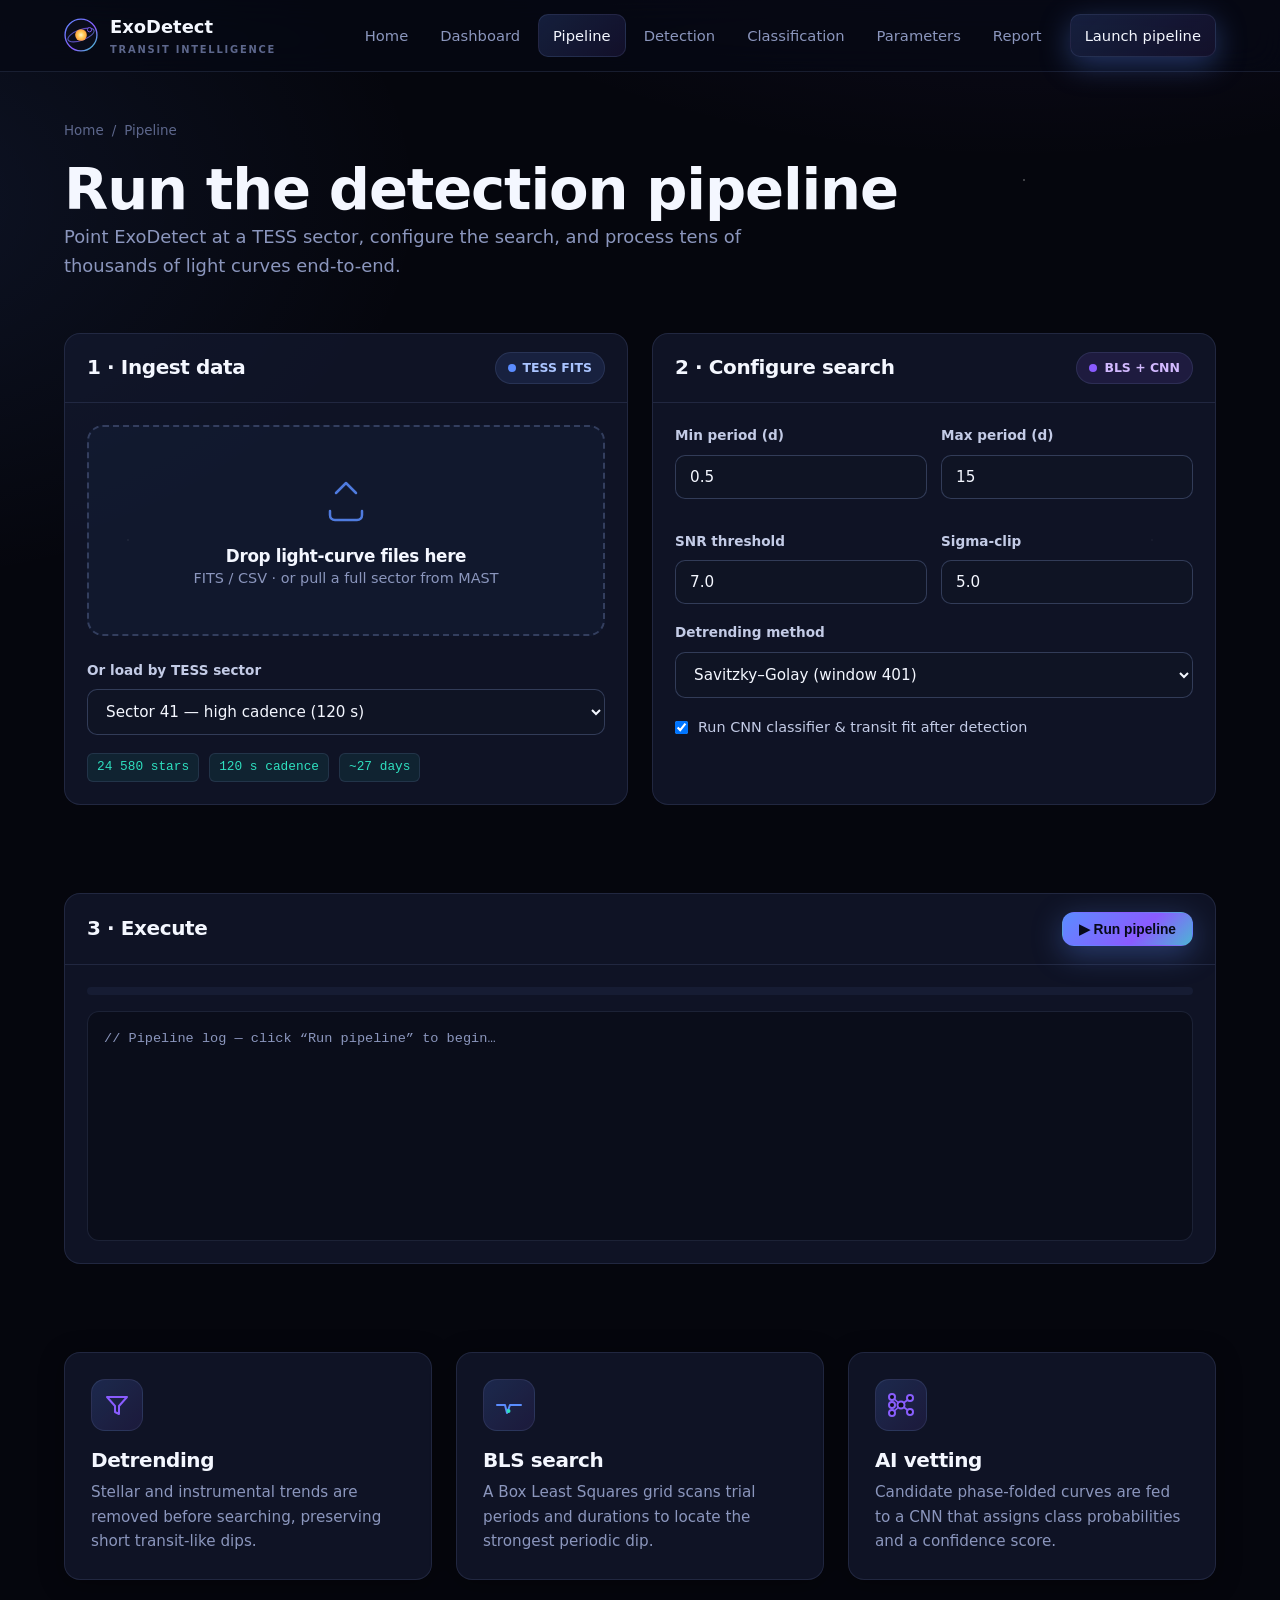
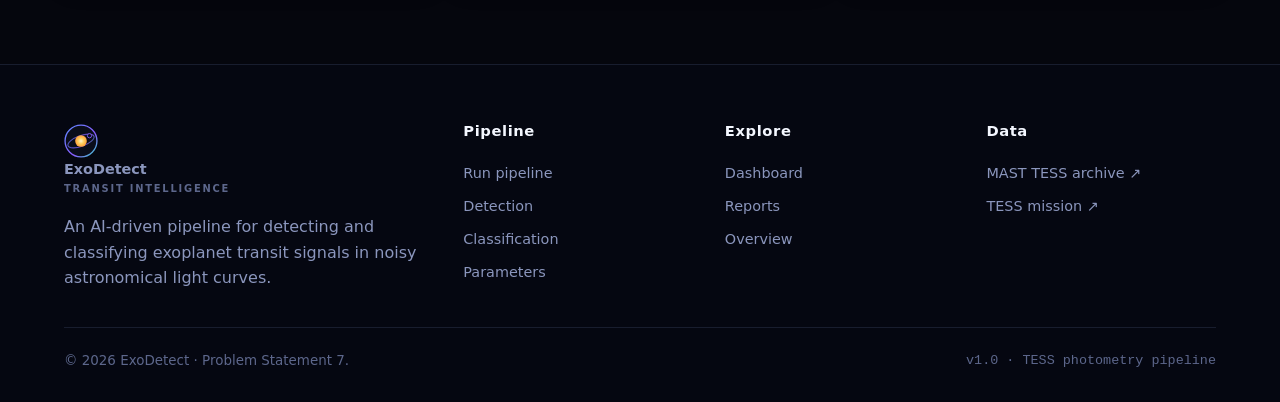
<file: pipeline.html>
<!DOCTYPE html>
<html lang="en">
<head>
  <meta charset="UTF-8">
  <meta name="viewport" content="width=device-width, initial-scale=1.0">
  <title>Pipeline — ExoDetect</title>
  <meta name="description" content="Ingest TESS light curves and run the detection, classification and fitting pipeline.">
  <link rel="icon" type="image/svg+xml" href="assets/img/favicon.svg">
  <link rel="stylesheet" href="assets/css/styles.css">
</head>
<body>
  <div class="starfield"></div>

  <header class="nav">
    <div class="container nav-inner">
      <a class="brand" href="index.html"><img src="assets/img/logo.svg" alt="ExoDetect logo"><span>ExoDetect<small>Transit Intelligence</small></span></a>
      <nav class="nav-links" id="navLinks">
        <a href="index.html">Home</a>
        <a href="dashboard.html">Dashboard</a>
        <a href="pipeline.html">Pipeline</a>
        <a href="detection.html">Detection</a>
        <a href="classification.html">Classification</a>
        <a href="parameters.html">Parameters</a>
        <a href="report.html">Report</a>
        <a class="btn btn-primary btn-sm nav-cta" href="pipeline.html">Launch pipeline</a>
      </nav>
      <button class="nav-toggle" aria-label="Toggle navigation">☰</button>
    </div>
  </header>

  <section class="page-head">
    <div class="container">
      <div class="breadcrumbs"><a href="index.html">Home</a> <span>/</span> <span>Pipeline</span></div>
      <h1>Run the detection pipeline</h1>
      <p class="lead">Point ExoDetect at a TESS sector, configure the search, and process tens of thousands of light curves end-to-end.</p>
    </div>
  </section>

  <section class="section-sm">
    <div class="container grid" style="grid-template-columns: 1fr 1fr; gap:24px;">
      <!-- Data ingestion -->
      <div class="panel reveal">
        <div class="panel-head"><h3>1 · Ingest data</h3><span class="badge badge-blue"><span class="dot"></span>TESS FITS</span></div>
        <div class="panel-body">
          <div class="dropzone" onclick="document.getElementById('file').click()">
            <img src="assets/img/icon-upload.svg" alt="">
            <h3 style="font-size:1.05rem;">Drop light-curve files here</h3>
            <p class="muted" style="font-size:.9rem;">FITS / CSV · or pull a full sector from MAST</p>
            <input id="file" type="file" hidden multiple>
          </div>
          <div class="field mt">
            <label for="sector">Or load by TESS sector</label>
            <select id="sector" class="input">
              <option>Sector 41 — high cadence (120 s)</option>
              <option>Sector 40 — high cadence (120 s)</option>
              <option>Sector 39 — high cadence (120 s)</option>
            </select>
          </div>
          <div class="kpi-row">
            <span class="tag">24 580 stars</span><span class="tag">120 s cadence</span><span class="tag">~27 days</span>
          </div>
        </div>
      </div>

      <!-- Configuration -->
      <div class="panel reveal">
        <div class="panel-head"><h3>2 · Configure search</h3><span class="badge badge-violet"><span class="dot"></span>BLS + CNN</span></div>
        <div class="panel-body">
          <div class="grid grid-2" style="gap:14px;">
            <div class="field"><label for="pmin">Min period (d)</label><input id="pmin" class="input" value="0.5"></div>
            <div class="field"><label for="pmax">Max period (d)</label><input id="pmax" class="input" value="15"></div>
            <div class="field"><label for="snr">SNR threshold</label><input id="snr" class="input" value="7.0"></div>
            <div class="field"><label for="sigma">Sigma-clip</label><input id="sigma" class="input" value="5.0"></div>
          </div>
          <div class="field"><label for="detrend">Detrending method</label>
            <select id="detrend" class="input"><option>Savitzky–Golay (window 401)</option><option>Spline (knots = 1.5 d)</option><option>Biweight (window 0.5 d)</option></select>
          </div>
          <label class="flex items-center gap-sm" style="font-size:.9rem; color:var(--text-1);"><input type="checkbox" checked> Run CNN classifier &amp; transit fit after detection</label>
        </div>
      </div>
    </div>
  </section>

  <!-- Run -->
  <section class="section-sm">
    <div class="container">
      <div class="panel reveal">
        <div class="panel-head">
          <h3>3 · Execute</h3>
          <button id="runBtn" class="btn btn-primary btn-sm" onclick="runPipeline()">▶ Run pipeline</button>
        </div>
        <div class="panel-body">
          <div class="progress" style="margin-bottom:16px;"><span id="runBar" style="width:0%; transition:width .5s ease;"></span></div>
          <div id="runLog" class="mono" style="background:var(--bg-1); border:1px solid var(--border); border-radius:12px; padding:16px; height:230px; overflow:auto; font-size:.85rem; color:var(--text-1);">
            <span class="muted">// Pipeline log — click “Run pipeline” to begin…</span>
          </div>
          <div id="runDone" style="display:none; align-items:center; justify-content:space-between; gap:14px; margin-top:18px; flex-wrap:wrap;">
            <span class="badge badge-green"><span class="dot"></span>Complete — 312 candidates flagged</span>
            <div class="flex gap-sm">
              <a class="btn btn-ghost btn-sm" href="detection.html">View detections →</a>
              <a class="btn btn-primary btn-sm" href="dashboard.html">Open dashboard →</a>
            </div>
          </div>
        </div>
      </div>
    </div>
  </section>

  <!-- Stage explainer -->
  <section class="section-sm">
    <div class="container">
      <div class="grid grid-3 reveal">
        <div class="card"><div class="card-icon"><img src="assets/img/icon-filter.svg" alt=""></div><h3>Detrending</h3><p>Stellar and instrumental trends are removed before searching, preserving short transit-like dips.</p></div>
        <div class="card"><div class="card-icon"><img src="assets/img/icon-detect.svg" alt=""></div><h3>BLS search</h3><p>A Box Least Squares grid scans trial periods and durations to locate the strongest periodic dip.</p></div>
        <div class="card"><div class="card-icon"><img src="assets/img/icon-model.svg" alt=""></div><h3>AI vetting</h3><p>Candidate phase-folded curves are fed to a CNN that assigns class probabilities and a confidence score.</p></div>
      </div>
    </div>
  </section>

  <footer class="footer">
    <div class="container">
      <div class="footer-grid">
        <div><a class="brand" href="index.html"><img src="assets/img/logo.svg" alt=""><span>ExoDetect<small>Transit Intelligence</small></span></a><p class="muted mt-sm" style="max-width:38ch;">An AI-driven pipeline for detecting and classifying exoplanet transit signals in noisy astronomical light curves.</p></div>
        <div><h5>Pipeline</h5><a href="pipeline.html">Run pipeline</a><a href="detection.html">Detection</a><a href="classification.html">Classification</a><a href="parameters.html">Parameters</a></div>
        <div><h5>Explore</h5><a href="dashboard.html">Dashboard</a><a href="report.html">Reports</a><a href="index.html">Overview</a></div>
        <div><h5>Data</h5><a href="https://archive.stsci.edu/tess/tic_ctl.html" target="_blank" rel="noopener">MAST TESS archive ↗</a><a href="https://tess.mit.edu/" target="_blank" rel="noopener">TESS mission ↗</a></div>
      </div>
      <div class="footer-bottom"><span>© <span data-year>2026</span> ExoDetect · Problem Statement 7.</span><span class="mono">v1.0 · TESS photometry pipeline</span></div>
    </div>
  </footer>

  <script src="assets/js/main.js"></script>
</body>
</html>
</file>
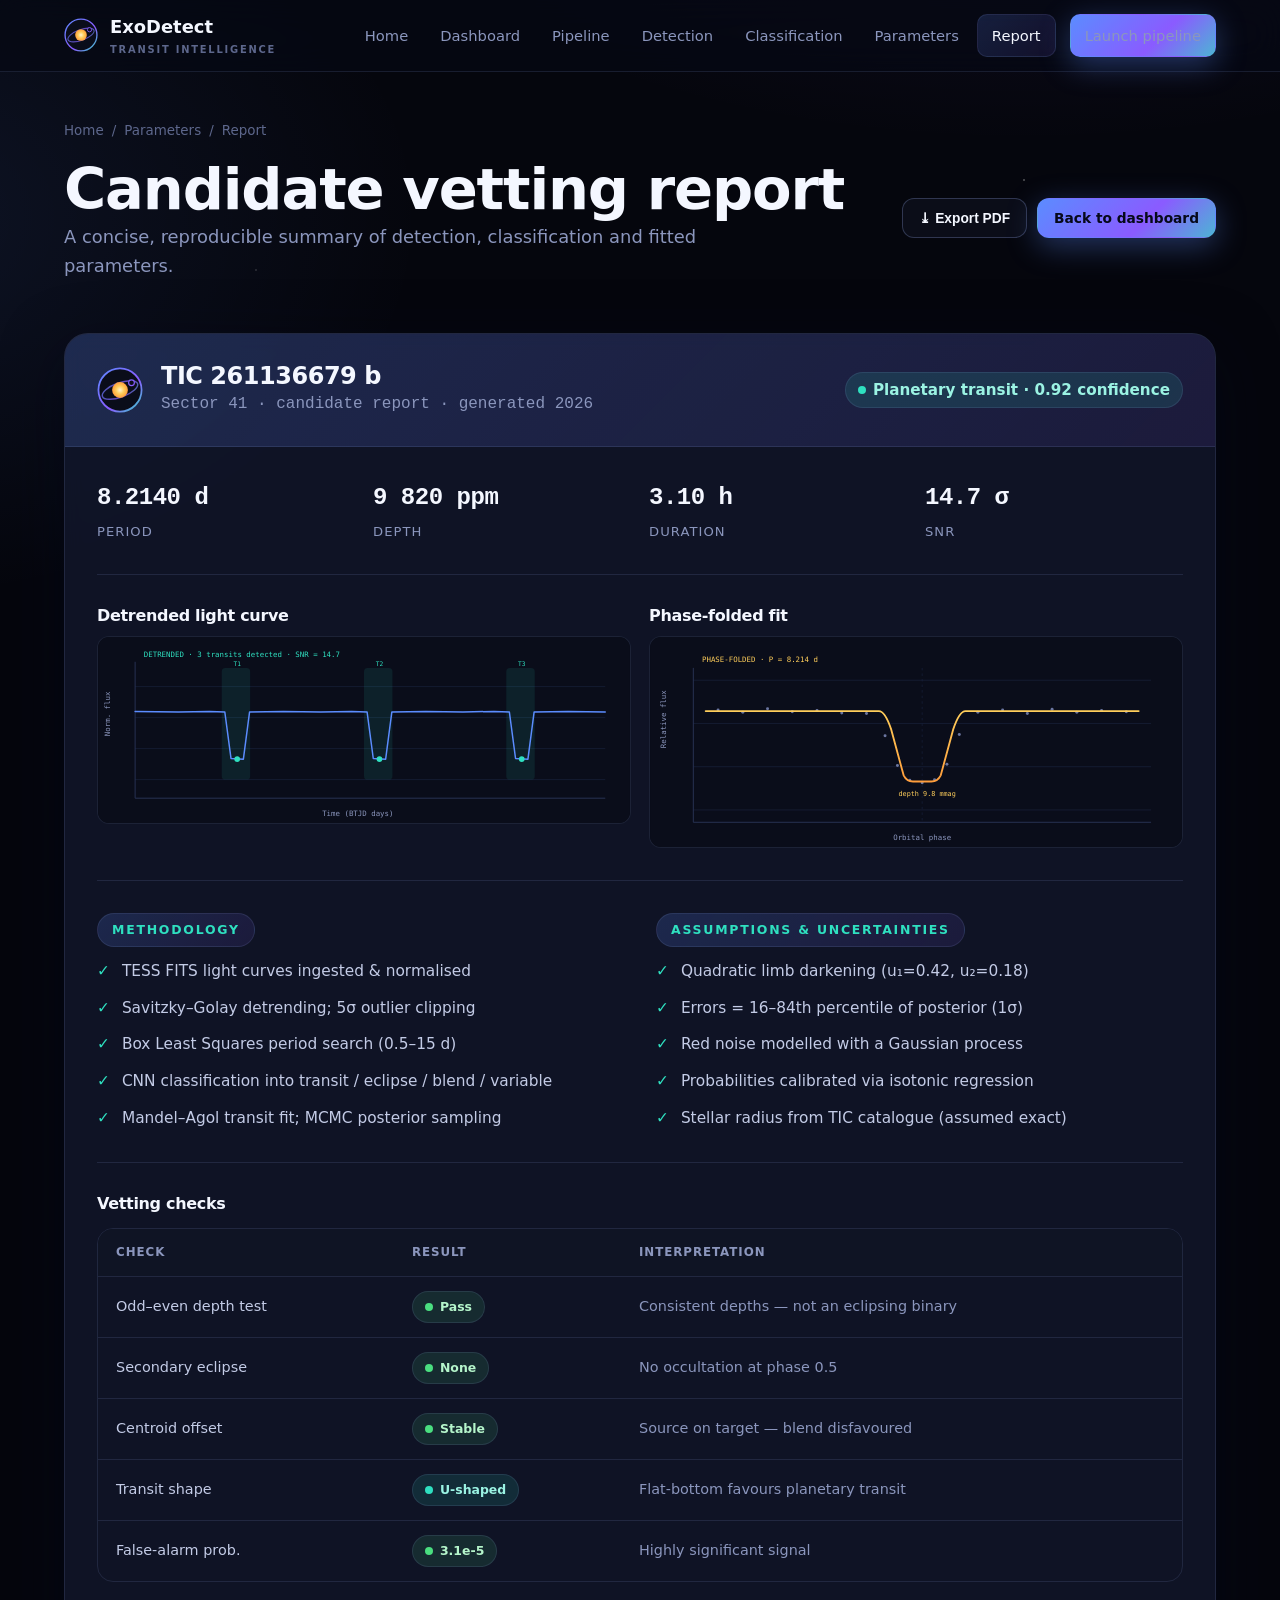
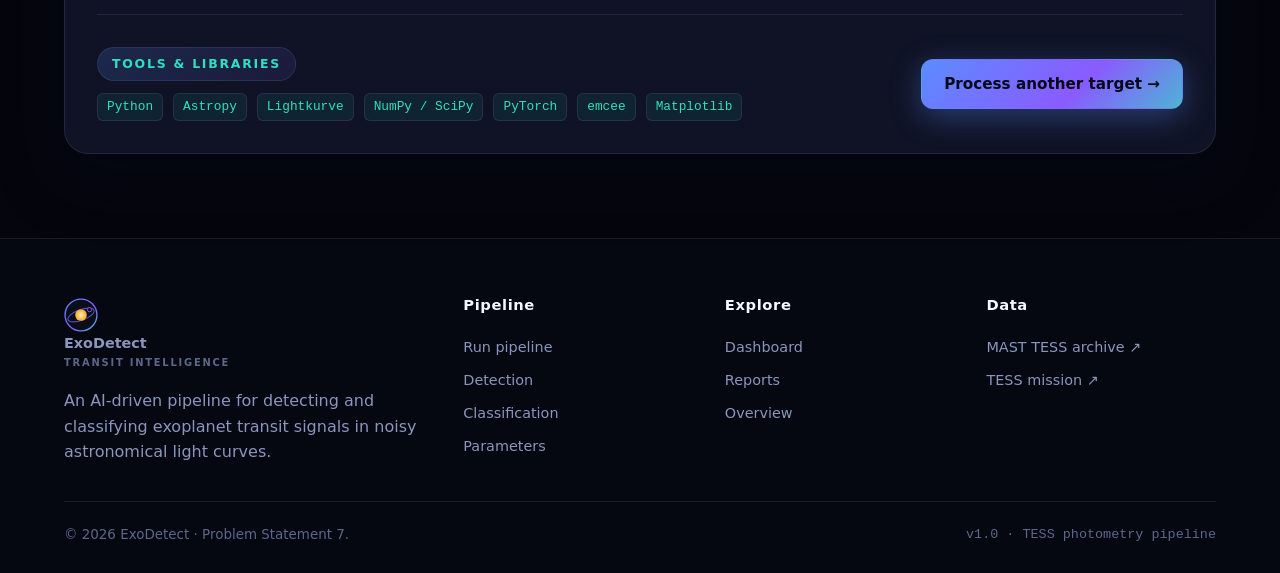
<file: report.html>
<!DOCTYPE html>
<html lang="en">
<head>
  <meta charset="UTF-8">
  <meta name="viewport" content="width=device-width, initial-scale=1.0">
  <title>Report — ExoDetect</title>
  <meta name="description" content="Auto-generated vetting report: methodology, plots, parameters and confidence for a detected candidate.">
  <link rel="icon" type="image/svg+xml" href="assets/img/favicon.svg">
  <link rel="stylesheet" href="assets/css/styles.css">
</head>
<body>
  <div class="starfield"></div>

  <header class="nav">
    <div class="container nav-inner">
      <a class="brand" href="index.html"><img src="assets/img/logo.svg" alt="ExoDetect logo"><span>ExoDetect<small>Transit Intelligence</small></span></a>
      <nav class="nav-links" id="navLinks">
        <a href="index.html">Home</a>
        <a href="dashboard.html">Dashboard</a>
        <a href="pipeline.html">Pipeline</a>
        <a href="detection.html">Detection</a>
        <a href="classification.html">Classification</a>
        <a href="parameters.html">Parameters</a>
        <a href="report.html">Report</a>
        <a class="btn btn-primary btn-sm nav-cta" href="pipeline.html">Launch pipeline</a>
      </nav>
      <button class="nav-toggle" aria-label="Toggle navigation">☰</button>
    </div>
  </header>

  <section class="page-head">
    <div class="container">
      <div class="breadcrumbs"><a href="index.html">Home</a> <span>/</span> <a href="parameters.html">Parameters</a> <span>/</span> <span>Report</span></div>
      <div class="flex justify-between items-center" style="flex-wrap:wrap; gap:16px;">
        <div>
          <h1>Candidate vetting report</h1>
          <p class="lead">A concise, reproducible summary of detection, classification and fitted parameters.</p>
        </div>
        <div class="flex gap-sm">
          <button class="btn btn-ghost btn-sm" onclick="window.print()">⤓ Export PDF</button>
          <a class="btn btn-primary btn-sm" href="dashboard.html">Back to dashboard</a>
        </div>
      </div>
    </div>
  </section>

  <!-- Report sheet -->
  <section class="section-sm">
    <div class="container">
      <div class="glass reveal" style="padding:0; overflow:hidden;">
        <!-- header band -->
        <div style="padding:28px 32px; background:var(--grad-soft); border-bottom:1px solid var(--border); display:flex; justify-content:space-between; align-items:center; flex-wrap:wrap; gap:16px;">
          <div class="flex items-center gap">
            <img src="assets/img/logo.svg" alt="" style="width:46px;">
            <div>
              <h2 style="font-size:1.5rem;">TIC 261136679 b</h2>
              <span class="muted mono">Sector 41 · candidate report · generated <span data-year>2026</span></span>
            </div>
          </div>
          <span class="badge badge-teal" style="font-size:.95rem;"><span class="dot"></span>Planetary transit · 0.92 confidence</span>
        </div>

        <div style="padding:32px;">
          <!-- summary stats -->
          <div class="grid grid-4" style="gap:18px;">
            <div class="stat"><span class="num" style="font-size:1.5rem;">8.2140 d</span><span class="label">Period</span></div>
            <div class="stat"><span class="num" style="font-size:1.5rem;">9 820 ppm</span><span class="label">Depth</span></div>
            <div class="stat"><span class="num" style="font-size:1.5rem;">3.10 h</span><span class="label">Duration</span></div>
            <div class="stat"><span class="num" style="font-size:1.5rem;">14.7 σ</span><span class="label">SNR</span></div>
          </div>

          <div class="divider"></div>

          <!-- figures -->
          <div class="grid grid-2" style="gap:18px;">
            <div><h4 style="margin-bottom:10px;">Detrended light curve</h4><img class="chart-frame" src="assets/img/chart-detrended.svg" alt="Detrended light curve"></div>
            <div><h4 style="margin-bottom:10px;">Phase-folded fit</h4><img class="chart-frame" src="assets/img/chart-phasefold.svg" alt="Phase-folded transit fit"></div>
          </div>

          <div class="divider"></div>

          <!-- methodology -->
          <div class="grid grid-2" style="gap:32px;">
            <div>
              <span class="eyebrow">Methodology</span>
              <ul class="list-check mt-sm">
                <li>TESS FITS light curves ingested &amp; normalised</li>
                <li>Savitzky–Golay detrending; 5σ outlier clipping</li>
                <li>Box Least Squares period search (0.5–15 d)</li>
                <li>CNN classification into transit / eclipse / blend / variable</li>
                <li>Mandel–Agol transit fit; MCMC posterior sampling</li>
              </ul>
            </div>
            <div>
              <span class="eyebrow">Assumptions &amp; uncertainties</span>
              <ul class="list-check mt-sm">
                <li>Quadratic limb darkening (u₁=0.42, u₂=0.18)</li>
                <li>Errors = 16–84th percentile of posterior (1σ)</li>
                <li>Red noise modelled with a Gaussian process</li>
                <li>Probabilities calibrated via isotonic regression</li>
                <li>Stellar radius from TIC catalogue (assumed exact)</li>
              </ul>
            </div>
          </div>

          <div class="divider"></div>

          <!-- vetting checks table -->
          <h4 style="margin-bottom:14px;">Vetting checks</h4>
          <div class="table-wrap">
            <table>
              <thead><tr><th>Check</th><th>Result</th><th>Interpretation</th></tr></thead>
              <tbody>
                <tr><td>Odd–even depth test</td><td><span class="badge badge-green"><span class="dot"></span>Pass</span></td><td class="muted">Consistent depths — not an eclipsing binary</td></tr>
                <tr><td>Secondary eclipse</td><td><span class="badge badge-green"><span class="dot"></span>None</span></td><td class="muted">No occultation at phase 0.5</td></tr>
                <tr><td>Centroid offset</td><td><span class="badge badge-green"><span class="dot"></span>Stable</span></td><td class="muted">Source on target — blend disfavoured</td></tr>
                <tr><td>Transit shape</td><td><span class="badge badge-teal"><span class="dot"></span>U-shaped</span></td><td class="muted">Flat-bottom favours planetary transit</td></tr>
                <tr><td>False-alarm prob.</td><td><span class="badge badge-green"><span class="dot"></span>3.1e-5</span></td><td class="muted">Highly significant signal</td></tr>
              </tbody>
            </table>
          </div>

          <div class="divider"></div>

          <!-- tools -->
          <div class="flex justify-between items-center" style="flex-wrap:wrap; gap:14px;">
            <div>
              <span class="eyebrow">Tools &amp; libraries</span>
              <div class="kpi-row mt-sm">
                <span class="tag">Python</span><span class="tag">Astropy</span><span class="tag">Lightkurve</span><span class="tag">NumPy / SciPy</span><span class="tag">PyTorch</span><span class="tag">emcee</span><span class="tag">Matplotlib</span>
              </div>
            </div>
            <a class="btn btn-primary" href="pipeline.html">Process another target →</a>
          </div>
        </div>
      </div>
    </div>
  </section>

  <footer class="footer">
    <div class="container">
      <div class="footer-grid">
        <div><a class="brand" href="index.html"><img src="assets/img/logo.svg" alt=""><span>ExoDetect<small>Transit Intelligence</small></span></a><p class="muted mt-sm" style="max-width:38ch;">An AI-driven pipeline for detecting and classifying exoplanet transit signals in noisy astronomical light curves.</p></div>
        <div><h5>Pipeline</h5><a href="pipeline.html">Run pipeline</a><a href="detection.html">Detection</a><a href="classification.html">Classification</a><a href="parameters.html">Parameters</a></div>
        <div><h5>Explore</h5><a href="dashboard.html">Dashboard</a><a href="report.html">Reports</a><a href="index.html">Overview</a></div>
        <div><h5>Data</h5><a href="https://archive.stsci.edu/tess/tic_ctl.html" target="_blank" rel="noopener">MAST TESS archive ↗</a><a href="https://tess.mit.edu/" target="_blank" rel="noopener">TESS mission ↗</a></div>
      </div>
      <div class="footer-bottom"><span>© <span data-year>2026</span> ExoDetect · Problem Statement 7.</span><span class="mono">v1.0 · TESS photometry pipeline</span></div>
    </div>
  </footer>

  <script src="assets/js/main.js"></script>
</body>
</html>
</file>
<file: assets/css/styles.css>
/* ===================================================================
   ExoDetect — AI Exoplanet Transit Detection Pipeline
   Shared design system / global stylesheet
   =================================================================== */

:root {
  /* Core palette — deep-space dark theme */
  --bg-0: #05060d;
  --bg-1: #0a0d1a;
  --bg-2: #0f1424;
  --bg-3: #161c33;
  --surface: rgba(20, 26, 48, 0.72);
  --surface-solid: #121830;
  --border: rgba(124, 142, 200, 0.16);
  --border-strong: rgba(124, 142, 200, 0.32);

  /* Brand accents */
  --accent: #5b8cff;      /* stellar blue */
  --accent-2: #8a5bff;    /* nebula violet */
  --accent-3: #2fe0c0;    /* aqua teal */
  --gold: #ffce5b;        /* host-star gold */
  --danger: #ff6b81;
  --success: #4ade80;
  --warn: #fbbf24;

  /* Text */
  --text-0: #f4f7ff;
  --text-1: #c3cbe6;
  --text-2: #8b96bd;
  --text-3: #5d678c;

  /* Gradients */
  --grad-brand: linear-gradient(135deg, #5b8cff 0%, #8a5bff 60%, #2fe0c0 120%);
  --grad-soft: linear-gradient(135deg, rgba(91,140,255,0.18), rgba(138,91,255,0.10));
  --grad-glow: radial-gradient(circle at 30% 20%, rgba(91,140,255,0.22), transparent 60%);

  /* Shape & motion */
  --radius-sm: 10px;
  --radius: 16px;
  --radius-lg: 24px;
  --shadow-1: 0 4px 24px rgba(0, 0, 0, 0.35);
  --shadow-2: 0 18px 60px rgba(4, 8, 24, 0.55);
  --ring: 0 0 0 1px var(--border-strong), 0 0 30px rgba(91,140,255,0.12);
  --ease: cubic-bezier(0.4, 0, 0.2, 1);

  --maxw: 1200px;
  --nav-h: 72px;
  --font: "Inter", "Segoe UI", system-ui, -apple-system, sans-serif;
  --mono: "JetBrains Mono", "SFMono-Regular", "Consolas", monospace;
}

* { box-sizing: border-box; margin: 0; padding: 0; }

html { scroll-behavior: smooth; }

body {
  font-family: var(--font);
  color: var(--text-1);
  background:
    radial-gradient(1200px 600px at 80% -10%, rgba(138,91,255,0.10), transparent 60%),
    radial-gradient(1000px 700px at -10% 10%, rgba(91,140,255,0.10), transparent 55%),
    var(--bg-0);
  line-height: 1.6;
  min-height: 100vh;
  overflow-x: hidden;
  -webkit-font-smoothing: antialiased;
}

/* Starfield backdrop */
.starfield {
  position: fixed; inset: 0; z-index: -2;
  background-image:
    radial-gradient(1px 1px at 20% 30%, rgba(255,255,255,0.8), transparent),
    radial-gradient(1px 1px at 60% 70%, rgba(255,255,255,0.6), transparent),
    radial-gradient(1.5px 1.5px at 80% 20%, rgba(255,255,255,0.9), transparent),
    radial-gradient(1px 1px at 35% 80%, rgba(255,255,255,0.5), transparent),
    radial-gradient(1px 1px at 90% 60%, rgba(255,255,255,0.7), transparent),
    radial-gradient(1.5px 1.5px at 10% 60%, rgba(255,255,255,0.6), transparent);
  background-size: 100% 100%;
  opacity: 0.5;
  animation: twinkle 6s ease-in-out infinite alternate;
}
@keyframes twinkle { from { opacity: 0.35; } to { opacity: 0.65; } }

a { color: inherit; text-decoration: none; }
img, svg { display: block; max-width: 100%; }

/* ---------- Layout helpers ---------- */
.container { width: 100%; max-width: var(--maxw); margin: 0 auto; padding: 0 24px; }
.section { padding: 72px 0; }
.section-sm { padding: 44px 0; }
.grid { display: grid; gap: 24px; }
.grid-2 { grid-template-columns: repeat(2, 1fr); }
.grid-3 { grid-template-columns: repeat(3, 1fr); }
.grid-4 { grid-template-columns: repeat(4, 1fr); }
.flex { display: flex; }
.items-center { align-items: center; }
.justify-between { justify-content: space-between; }
.gap-sm { gap: 10px; } .gap { gap: 18px; } .gap-lg { gap: 32px; }
.text-center { text-align: center; }
.mt-sm { margin-top: 12px; } .mt { margin-top: 24px; } .mt-lg { margin-top: 44px; }

/* ---------- Typography ---------- */
h1, h2, h3, h4 { color: var(--text-0); line-height: 1.18; font-weight: 700; letter-spacing: -0.02em; }
h1 { font-size: clamp(2.2rem, 5vw, 3.6rem); }
h2 { font-size: clamp(1.7rem, 3.4vw, 2.5rem); }
h3 { font-size: 1.25rem; }
.eyebrow {
  display: inline-flex; align-items: center; gap: 8px;
  font-size: 0.78rem; font-weight: 600; letter-spacing: 0.14em; text-transform: uppercase;
  color: var(--accent-3);
  padding: 6px 14px; border-radius: 999px;
  background: var(--grad-soft); border: 1px solid var(--border);
}
.lead { font-size: 1.12rem; color: var(--text-2); max-width: 62ch; }
.gradient-text {
  background: var(--grad-brand); -webkit-background-clip: text; background-clip: text;
  -webkit-text-fill-color: transparent; color: transparent;
}
.muted { color: var(--text-2); }
.mono { font-family: var(--mono); }

/* ---------- Navbar ---------- */
.nav {
  position: sticky; top: 0; z-index: 100; height: var(--nav-h);
  backdrop-filter: blur(16px);
  background: rgba(6, 9, 20, 0.72);
  border-bottom: 1px solid var(--border);
}
.nav-inner { height: 100%; display: flex; align-items: center; justify-content: space-between; }
.brand { display: flex; align-items: center; gap: 12px; font-weight: 700; color: var(--text-0); font-size: 1.12rem; }
.brand img { width: 34px; height: 34px; }
.brand small { display: block; font-size: 0.62rem; letter-spacing: 0.18em; color: var(--text-3); text-transform: uppercase; font-weight: 600; }
.nav-links { display: flex; align-items: center; gap: 4px; }
.nav-links a {
  padding: 9px 14px; border-radius: 10px; font-size: 0.92rem; font-weight: 500; color: var(--text-2);
  transition: all 0.2s var(--ease);
}
.nav-links a:hover { color: var(--text-0); background: rgba(124,142,200,0.08); }
.nav-links a.active { color: var(--text-0); background: var(--grad-soft); border: 1px solid var(--border); }
.nav-cta { margin-left: 10px; }
.nav-toggle { display: none; background: none; border: 1px solid var(--border); color: var(--text-0); border-radius: 10px; padding: 8px 10px; cursor: pointer; }

/* ---------- Buttons ---------- */
.btn {
  display: inline-flex; align-items: center; justify-content: center; gap: 9px;
  padding: 12px 22px; border-radius: 12px; font-weight: 600; font-size: 0.95rem;
  cursor: pointer; border: 1px solid transparent; transition: all 0.22s var(--ease);
  white-space: nowrap;
}
.btn-primary { background: var(--grad-brand); color: #06091a; box-shadow: 0 8px 30px rgba(91,140,255,0.35); }
.btn-primary:hover { transform: translateY(-2px); box-shadow: 0 14px 40px rgba(91,140,255,0.5); }
.btn-ghost { background: rgba(124,142,200,0.06); color: var(--text-0); border-color: var(--border-strong); }
.btn-ghost:hover { background: rgba(124,142,200,0.14); border-color: var(--accent); }
.btn-sm { padding: 8px 16px; font-size: 0.86rem; }
.btn-lg { padding: 15px 30px; font-size: 1.05rem; }

/* ---------- Cards ---------- */
.card {
  background: var(--surface); border: 1px solid var(--border); border-radius: var(--radius);
  padding: 26px; box-shadow: var(--shadow-1); transition: transform 0.3s var(--ease), border-color 0.3s var(--ease);
  position: relative; overflow: hidden;
}
.card:hover { transform: translateY(-4px); border-color: var(--border-strong); }
.card-icon {
  width: 52px; height: 52px; border-radius: 14px; display: grid; place-items: center;
  background: var(--grad-soft); border: 1px solid var(--border); margin-bottom: 18px;
}
.card-icon img { width: 28px; height: 28px; }
.card h3 { margin-bottom: 8px; }
.card p { color: var(--text-2); font-size: 0.95rem; }

.glass {
  background: var(--surface); border: 1px solid var(--border);
  border-radius: var(--radius-lg); box-shadow: var(--shadow-2); backdrop-filter: blur(10px);
}

/* ---------- Badges / pills ---------- */
.badge {
  display: inline-flex; align-items: center; gap: 7px; padding: 5px 12px; border-radius: 999px;
  font-size: 0.78rem; font-weight: 600; border: 1px solid var(--border);
}
.badge .dot { width: 8px; height: 8px; border-radius: 50%; }
.badge-blue { color: #aac4ff; background: rgba(91,140,255,0.12); } .badge-blue .dot { background: var(--accent); }
.badge-violet { color: #d2b9ff; background: rgba(138,91,255,0.12); } .badge-violet .dot { background: var(--accent-2); }
.badge-teal { color: #9bf3e3; background: rgba(47,224,192,0.12); } .badge-teal .dot { background: var(--accent-3); }
.badge-gold { color: #ffe2a0; background: rgba(255,206,91,0.12); } .badge-gold .dot { background: var(--gold); }
.badge-red { color: #ffb3bf; background: rgba(255,107,129,0.12); } .badge-red .dot { background: var(--danger); }
.badge-green { color: #b5f5cb; background: rgba(74,222,128,0.12); } .badge-green .dot { background: var(--success); }

/* ---------- Stats ---------- */
.stat { display: flex; flex-direction: column; gap: 4px; }
.stat .num { font-size: 2rem; font-weight: 800; color: var(--text-0); font-family: var(--mono); letter-spacing: -0.02em; }
.stat .label { font-size: 0.82rem; color: var(--text-2); text-transform: uppercase; letter-spacing: 0.08em; }

/* ---------- Hero ---------- */
.hero { position: relative; padding: 88px 0 60px; }
.hero-grid { display: grid; grid-template-columns: 1.05fr 0.95fr; gap: 48px; align-items: center; }
.hero h1 { margin: 18px 0; }
.hero-visual { position: relative; }
.hero-visual img { width: 100%; border-radius: var(--radius-lg); }

/* ---------- Pipeline steps ---------- */
.steps { display: grid; grid-template-columns: repeat(5, 1fr); gap: 14px; }
.step { text-align: center; position: relative; }
.step .circle {
  width: 56px; height: 56px; margin: 0 auto 14px; border-radius: 50%; display: grid; place-items: center;
  background: var(--grad-soft); border: 1px solid var(--border-strong); font-weight: 700; color: var(--text-0);
}
.step .circle img { width: 26px; height: 26px; }
.step h4 { font-size: 0.98rem; margin-bottom: 5px; color: var(--text-0); }
.step p { font-size: 0.82rem; color: var(--text-2); }

/* ---------- Tables ---------- */
.table-wrap { overflow-x: auto; border-radius: var(--radius); border: 1px solid var(--border); }
table { width: 100%; border-collapse: collapse; font-size: 0.9rem; }
thead th {
  text-align: left; padding: 14px 18px; font-size: 0.74rem; text-transform: uppercase; letter-spacing: 0.08em;
  color: var(--text-2); background: var(--bg-2); border-bottom: 1px solid var(--border);
}
tbody td { padding: 14px 18px; border-bottom: 1px solid var(--border); color: var(--text-1); }
tbody tr:hover { background: rgba(124,142,200,0.05); cursor: pointer; }
tbody tr:last-child td { border-bottom: none; }

/* ---------- Forms ---------- */
.field { margin-bottom: 18px; }
.field label { display: block; font-size: 0.85rem; font-weight: 600; color: var(--text-1); margin-bottom: 8px; }
.input, select, textarea {
  width: 100%; padding: 12px 14px; border-radius: 10px; border: 1px solid var(--border-strong);
  background: var(--bg-2); color: var(--text-0); font-family: var(--font); font-size: 0.95rem;
  transition: border-color 0.2s var(--ease), box-shadow 0.2s var(--ease);
}
.input:focus, select:focus, textarea:focus { outline: none; border-color: var(--accent); box-shadow: 0 0 0 3px rgba(91,140,255,0.18); }
.dropzone {
  border: 2px dashed var(--border-strong); border-radius: var(--radius); padding: 44px; text-align: center;
  background: rgba(91,140,255,0.04); transition: all 0.25s var(--ease); cursor: pointer;
}
.dropzone:hover { border-color: var(--accent); background: rgba(91,140,255,0.08); }
.dropzone img { width: 60px; height: 60px; margin: 0 auto 16px; opacity: 0.85; }

/* ---------- Progress ---------- */
.progress { height: 8px; border-radius: 999px; background: var(--bg-3); overflow: hidden; }
.progress > span { display: block; height: 100%; border-radius: 999px; background: var(--grad-brand); }
.meter { height: 6px; border-radius: 999px; background: var(--bg-3); overflow: hidden; }
.meter > span { display: block; height: 100%; }

/* ---------- Section heading ---------- */
.sec-head { max-width: 640px; margin-bottom: 40px; }
.sec-head.center { margin-left: auto; margin-right: auto; text-align: center; }
.sec-head h2 { margin: 14px 0 12px; }

/* ---------- Page header (interior pages) ---------- */
.page-head { padding: 48px 0 8px; }
.breadcrumbs { font-size: 0.84rem; color: var(--text-3); margin-bottom: 14px; display: flex; gap: 8px; align-items: center; }
.breadcrumbs a:hover { color: var(--accent); }

/* ---------- Footer ---------- */
.footer { border-top: 1px solid var(--border); margin-top: 40px; padding: 54px 0 30px; background: rgba(6,9,20,0.6); }
.footer-grid { display: grid; grid-template-columns: 1.6fr 1fr 1fr 1fr; gap: 32px; }
.footer h5 { color: var(--text-0); font-size: 0.92rem; margin-bottom: 14px; letter-spacing: 0.04em; }
.footer a { display: block; color: var(--text-2); font-size: 0.9rem; padding: 5px 0; }
.footer a:hover { color: var(--accent); }
.footer-bottom { margin-top: 36px; padding-top: 22px; border-top: 1px solid var(--border); display: flex; justify-content: space-between; flex-wrap: wrap; gap: 12px; color: var(--text-3); font-size: 0.84rem; }

/* ---------- Chart panel ---------- */
.panel { background: var(--surface); border: 1px solid var(--border); border-radius: var(--radius); overflow: hidden; }
.panel-head { padding: 18px 22px; border-bottom: 1px solid var(--border); display: flex; align-items: center; justify-content: space-between; flex-wrap: wrap; gap: 12px; }
.panel-body { padding: 22px; }
.chart-frame { width: 100%; border-radius: 12px; background: var(--bg-1); border: 1px solid var(--border); }

/* ---------- Reveal animation ---------- */
.reveal { opacity: 0; transform: translateY(24px); transition: opacity 0.7s var(--ease), transform 0.7s var(--ease); }
.reveal.in { opacity: 1; transform: none; }

/* ---------- Utility ---------- */
.divider { height: 1px; background: var(--border); margin: 32px 0; }
.kpi-row { display: flex; gap: 10px; flex-wrap: wrap; }
.tag { font-family: var(--mono); font-size: 0.8rem; color: var(--accent-3); background: rgba(47,224,192,0.08); padding: 3px 9px; border-radius: 6px; border: 1px solid var(--border); }
.list-check { list-style: none; display: grid; gap: 12px; }
.list-check li { display: flex; gap: 12px; align-items: flex-start; color: var(--text-1); font-size: 0.96rem; }
.list-check li::before { content: "✓"; color: var(--accent-3); font-weight: 800; flex-shrink: 0; }

/* ---------- Responsive ---------- */
@media (max-width: 960px) {
  .grid-4 { grid-template-columns: repeat(2, 1fr); }
  .grid-3 { grid-template-columns: repeat(2, 1fr); }
  .hero-grid { grid-template-columns: 1fr; }
  .steps { grid-template-columns: repeat(2, 1fr); }
  .footer-grid { grid-template-columns: 1fr 1fr; }
}
@media (max-width: 720px) {
  .nav-links { position: fixed; top: var(--nav-h); left: 0; right: 0; flex-direction: column; align-items: stretch;
    background: rgba(6,9,20,0.97); border-bottom: 1px solid var(--border); padding: 12px; gap: 4px; transform: translateY(-150%); transition: transform 0.3s var(--ease); }
  .nav-links.open { transform: none; }
  .nav-toggle { display: inline-flex; }
  .grid-2, .grid-3, .grid-4 { grid-template-columns: 1fr; }
  .footer-grid { grid-template-columns: 1fr; }
  .steps { grid-template-columns: 1fr; }
}
</file>
